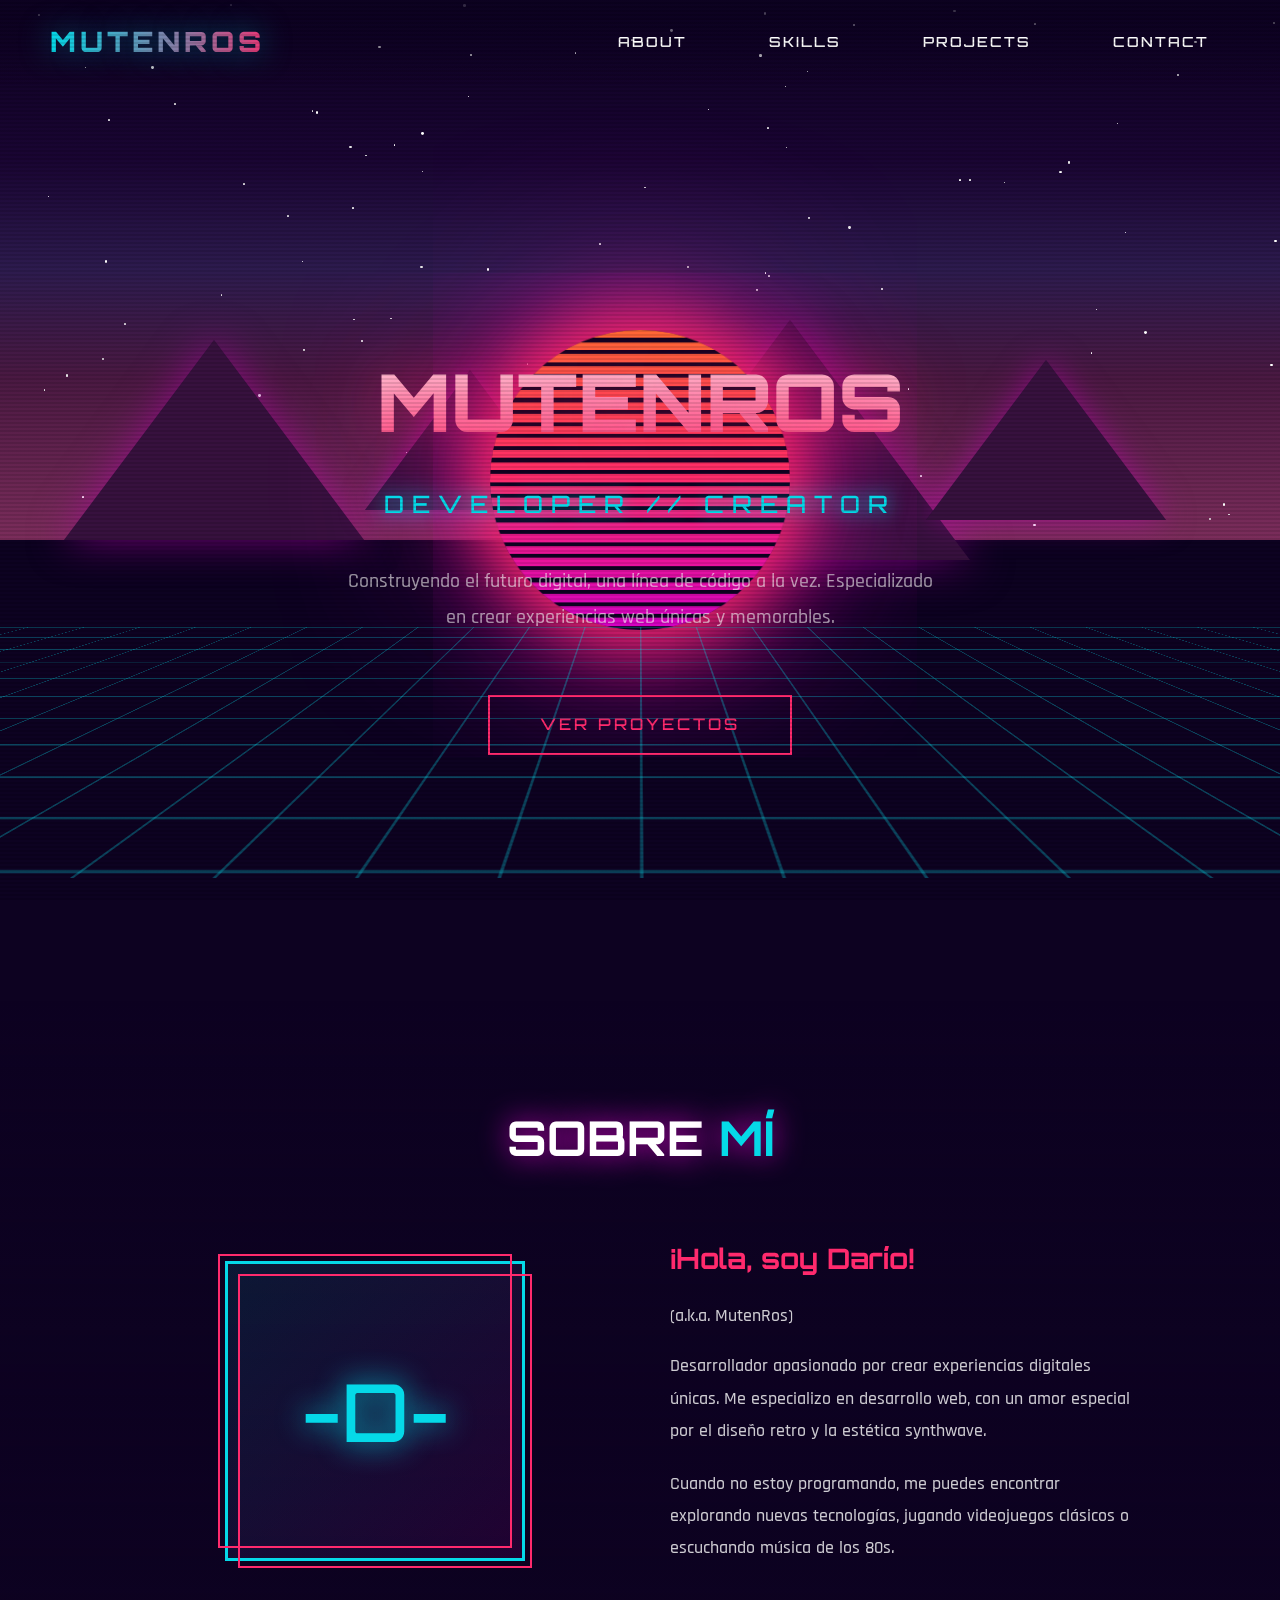
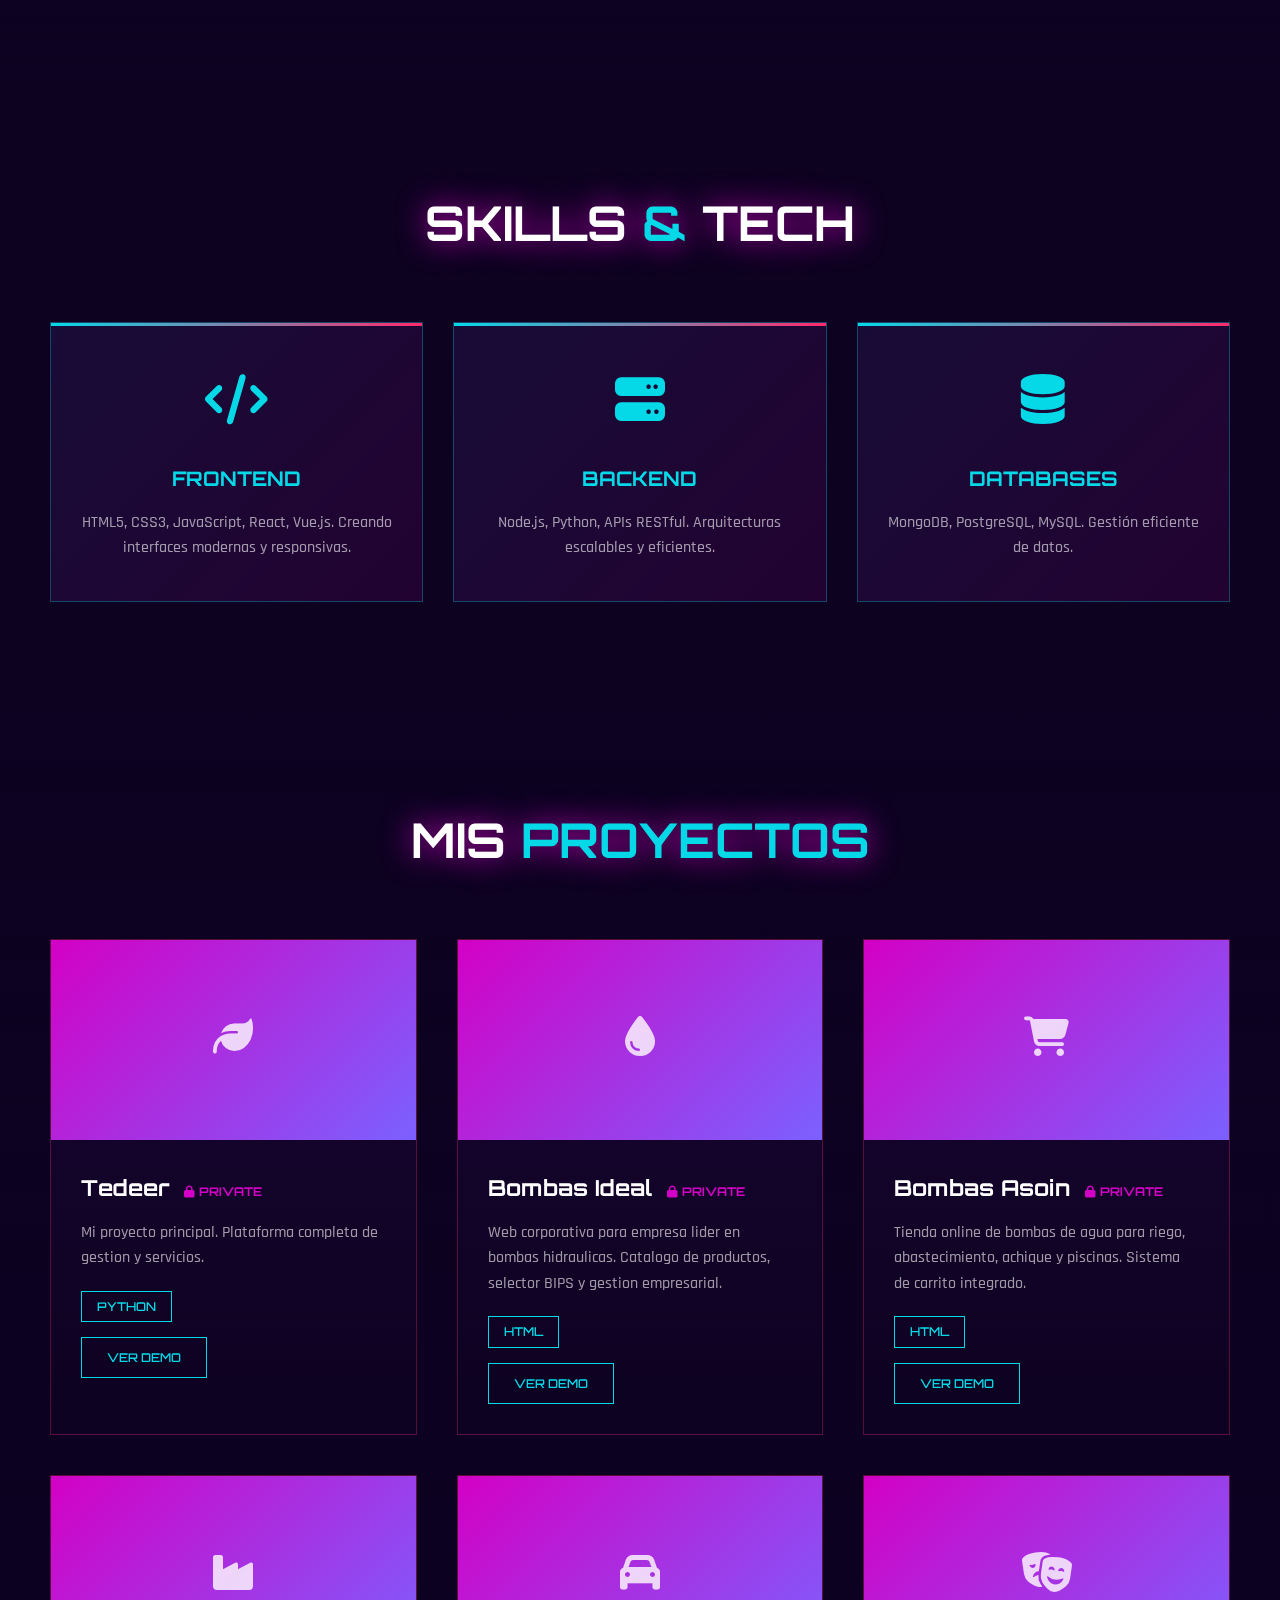
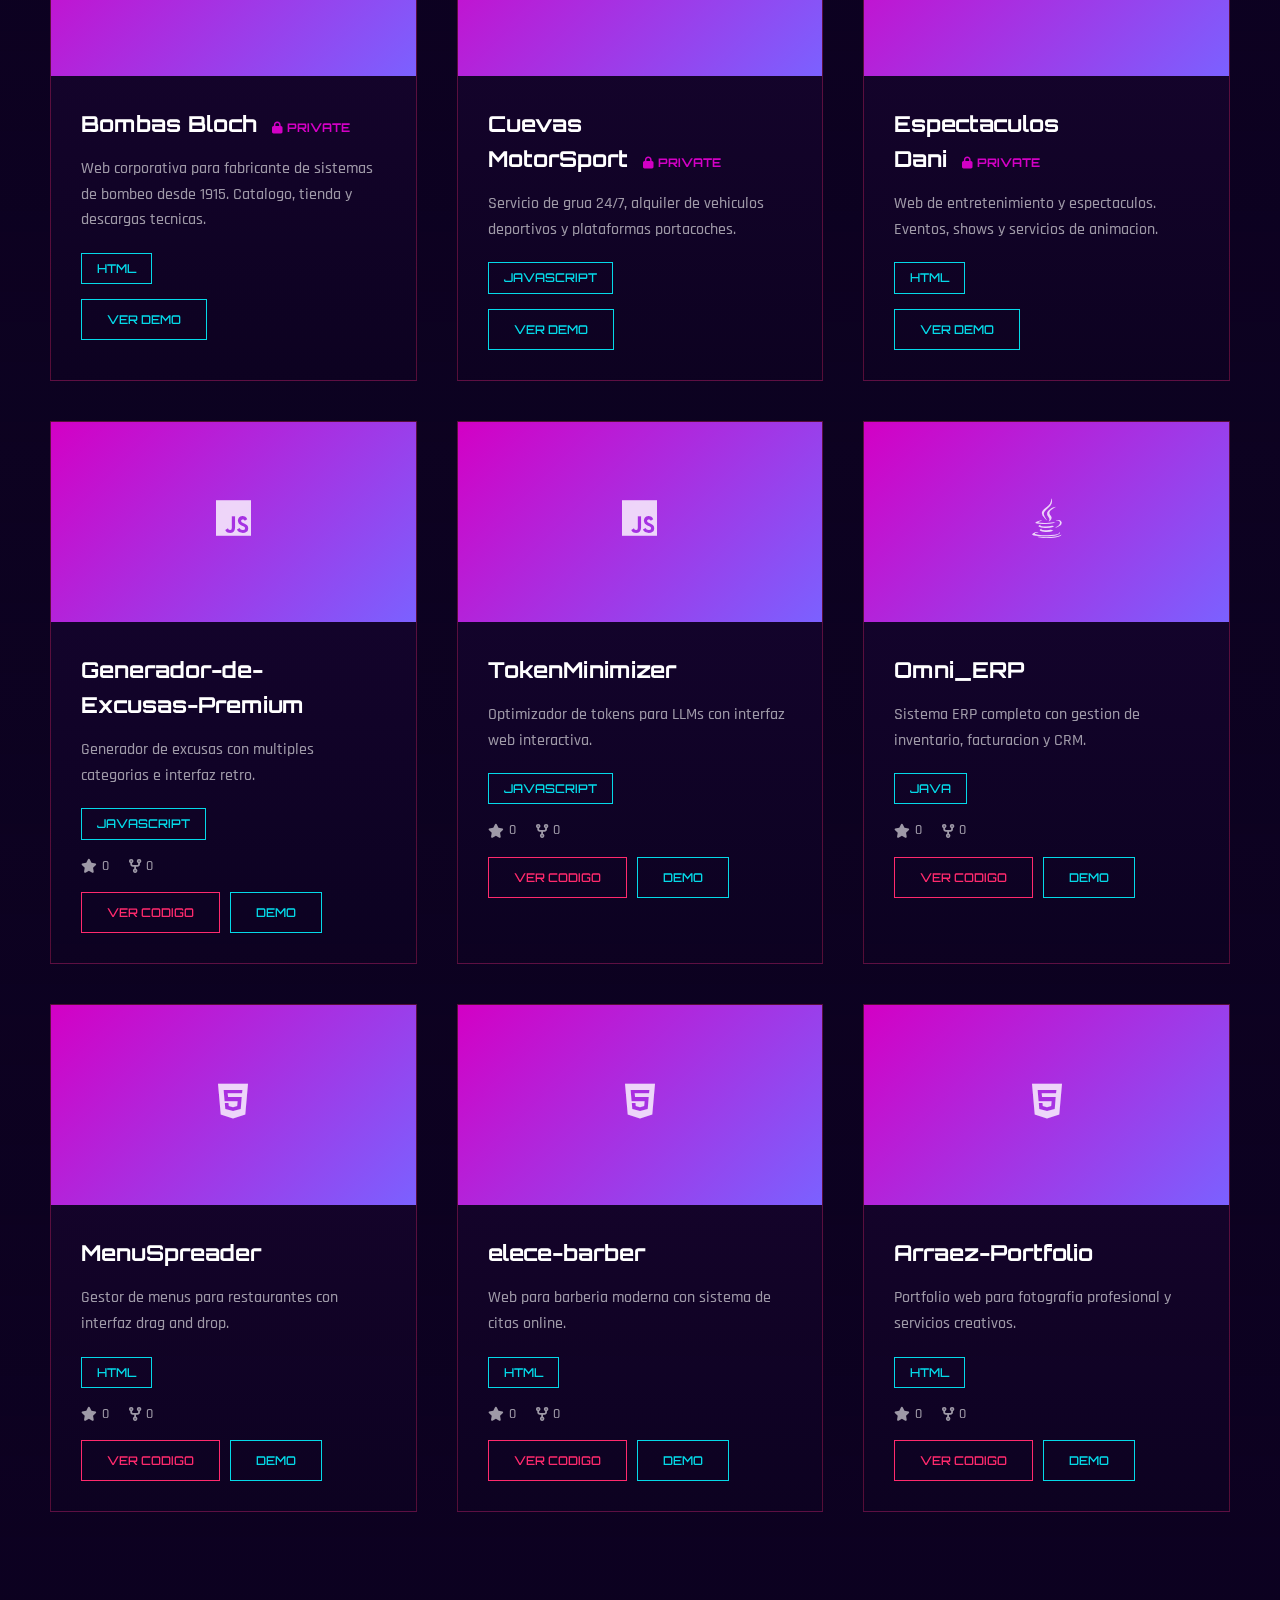
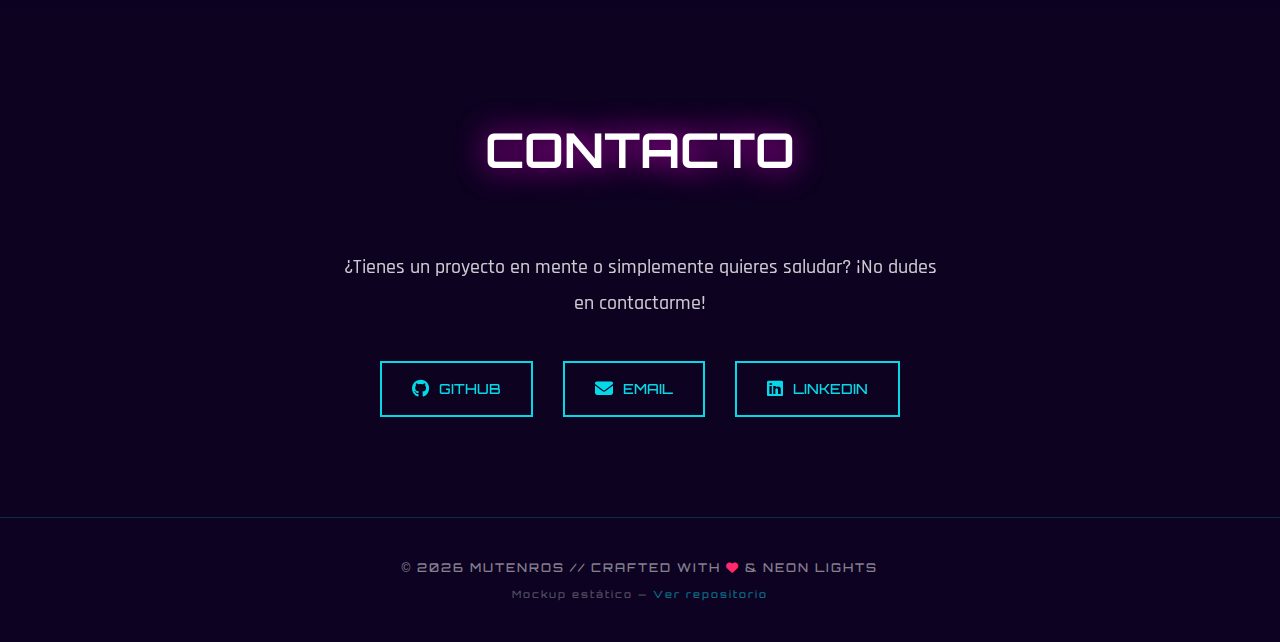
<file: docs/index.html>
<!DOCTYPE html>
<html lang="es">
<head>
    <meta charset="UTF-8">
    <meta name="viewport" content="width=device-width, initial-scale=1.0">
    <meta name="description" content="Portfolio de Dario (MutenRos) - Desarrollador Web Full Stack con estetica synthwave.">
    <meta name="author" content="Dario (MutenRos)">
    <meta property="og:type" content="website">
    <meta property="og:title" content="MUTENROS // Portfolio">
    <meta property="og:description" content="Desarrollador Web Full Stack - Experiencias digitales unicas">
    <meta name="theme-color" content="#0d0221">
    <title>MUTENROS // Portfolio</title>

    <!-- Google Fonts -->
    <link rel="preconnect" href="https://fonts.googleapis.com">
    <link rel="preconnect" href="https://fonts.gstatic.com" crossorigin>
    <link href="https://fonts.googleapis.com/css2?family=Orbitron:wght@400;700;900&family=Rajdhani:wght@300;500;700&display=swap" rel="stylesheet">

    <!-- Font Awesome -->
    <link rel="stylesheet" href="https://cdnjs.cloudflare.com/ajax/libs/font-awesome/6.5.1/css/all.min.css" crossorigin="anonymous" referrerpolicy="no-referrer">

    <!-- Stylesheets -->
    <link rel="stylesheet" href="css/main.css">

    <!-- Favicon -->
    <link rel="icon" type="image/svg+xml" href="data:image/svg+xml,<svg xmlns='http://www.w3.org/2000/svg' viewBox='0 0 100 100'><text y='.9em' font-size='90'>🌅</text></svg>">
</head>
<body>
    <!-- Scanlines overlay -->
    <div class="scanlines" aria-hidden="true"></div>

    <!-- Animated background -->
    <div class="bg-container" aria-hidden="true">
        <div class="bg-sky"></div>
        <div class="bg-stars" id="stars"></div>
        <div class="bg-mountains">
            <div class="bg-mountain"></div>
            <div class="bg-mountain"></div>
            <div class="bg-mountain"></div>
            <div class="bg-mountain"></div>
        </div>
        <div class="bg-sun"></div>
        <div class="bg-grid-container">
            <div class="bg-grid"></div>
        </div>
    </div>

    <!-- Header -->
    <header class="header" role="banner">
        <a href="#" class="header__logo">MUTENROS</a>
        <nav class="header__nav" role="navigation" aria-label="Navegacion principal">
            <ul class="header__nav-list">
                <li><a href="#about" class="header__nav-link">ABOUT</a></li>
                <li><a href="#skills" class="header__nav-link">SKILLS</a></li>
                <li><a href="#projects" class="header__nav-link">PROJECTS</a></li>
                <li><a href="#contact" class="header__nav-link">CONTACT</a></li>
            </ul>
        </nav>
    </header>

    <!-- Main content -->
    <main class="main" role="main">

        <!-- Hero -->
        <section class="hero section" aria-labelledby="hero-title">
            <h1 id="hero-title" class="hero__title">MUTENROS</h1>
            <p class="hero__subtitle">DEVELOPER // CREATOR</p>
            <p class="hero__tagline">
                Construyendo el futuro digital, una l&iacute;nea de c&oacute;digo a la vez.
                Especializado en crear experiencias web &uacute;nicas y memorables.
            </p>
            <div class="hero__cta">
                <a href="#projects" class="btn">VER PROYECTOS</a>
            </div>
        </section>

        <!-- About -->
        <section id="about" class="about section" aria-labelledby="about-title">
            <h2 id="about-title" class="section__title">
                SOBRE <span class="section__title-highlight">M&Iacute;</span>
            </h2>
            <div class="about__content">
                <div class="about__image">
                    <span class="about__avatar" aria-hidden="true">-D-</span>
                </div>
                <div class="about__text">
                    <h3 class="about__greeting">&iexcl;Hola, soy Dar&iacute;o!</h3>
                    <p class="about__alias">(a.k.a. MutenRos)</p>
                    <p class="about__description">
                        Desarrollador apasionado por crear experiencias digitales &uacute;nicas.
                        Me especializo en desarrollo web, con un amor especial por el
                        dise&ntilde;o retro y la est&eacute;tica synthwave.
                    </p>
                    <p class="about__description">
                        Cuando no estoy programando, me puedes encontrar explorando nuevas
                        tecnolog&iacute;as, jugando videojuegos cl&aacute;sicos o escuchando
                        m&uacute;sica de los 80s.
                    </p>
                </div>
            </div>
        </section>

        <!-- Skills -->
        <section id="skills" class="skills section" aria-labelledby="skills-title">
            <h2 id="skills-title" class="section__title">
                SKILLS <span class="section__title-highlight">&amp;</span> TECH
            </h2>
            <div class="skills__grid">
                <article class="skill-card">
                    <div class="skill-card__icon" aria-hidden="true">
                        <i class="fa-solid fa-code"></i>
                    </div>
                    <h3 class="skill-card__title">FRONTEND</h3>
                    <p class="skill-card__description">
                        HTML5, CSS3, JavaScript, React, Vue.js.
                        Creando interfaces modernas y responsivas.
                    </p>
                </article>
                <article class="skill-card">
                    <div class="skill-card__icon" aria-hidden="true">
                        <i class="fa-solid fa-server"></i>
                    </div>
                    <h3 class="skill-card__title">BACKEND</h3>
                    <p class="skill-card__description">
                        Node.js, Python, APIs RESTful.
                        Arquitecturas escalables y eficientes.
                    </p>
                </article>
                <article class="skill-card">
                    <div class="skill-card__icon" aria-hidden="true">
                        <i class="fa-solid fa-database"></i>
                    </div>
                    <h3 class="skill-card__title">DATABASES</h3>
                    <p class="skill-card__description">
                        MongoDB, PostgreSQL, MySQL.
                        Gesti&oacute;n eficiente de datos.
                    </p>
                </article>
            </div>
        </section>

        <!-- Projects (hardcoded) -->
        <section id="projects" class="projects section" aria-labelledby="projects-title">
            <h2 id="projects-title" class="section__title">
                MIS <span class="section__title-highlight">PROYECTOS</span>
            </h2>
            <div class="projects__grid" id="projects-grid">

                <!-- Private: Tedeer -->
                <article class="project-card">
                    <div class="project-card__image">
                        <span class="project-card__image--icon"><i class="fa-solid fa-leaf"></i></span>
                    </div>
                    <div class="project-card__info">
                        <h3 class="project-card__title">
                            Tedeer
                            <span class="project-card__badge"><i class="fa-solid fa-lock"></i> PRIVATE</span>
                        </h3>
                        <p class="project-card__description">Mi proyecto principal. Plataforma completa de gestion y servicios.</p>
                        <div class="project-card__tags">
                            <span class="project-card__tag">PYTHON</span>
                        </div>
                        <div class="project-card__links">
                            <a href="http://tedeer.duckdns.org:8001/" target="_blank" rel="noopener noreferrer" class="project-card__link project-card__link--demo">VER DEMO</a>
                        </div>
                    </div>
                </article>

                <!-- Private: Bombas Ideal -->
                <article class="project-card">
                    <div class="project-card__image">
                        <span class="project-card__image--icon"><i class="fa-solid fa-droplet"></i></span>
                    </div>
                    <div class="project-card__info">
                        <h3 class="project-card__title">
                            Bombas Ideal
                            <span class="project-card__badge"><i class="fa-solid fa-lock"></i> PRIVATE</span>
                        </h3>
                        <p class="project-card__description">Web corporativa para empresa lider en bombas hidraulicas. Catalogo de productos, selector BIPS y gestion empresarial.</p>
                        <div class="project-card__tags">
                            <span class="project-card__tag">HTML</span>
                        </div>
                        <div class="project-card__links">
                            <a href="https://mutenros.github.io/BI" target="_blank" rel="noopener noreferrer" class="project-card__link project-card__link--demo">VER DEMO</a>
                        </div>
                    </div>
                </article>

                <!-- Private: Bombas Asoin -->
                <article class="project-card">
                    <div class="project-card__image">
                        <span class="project-card__image--icon"><i class="fa-solid fa-cart-shopping"></i></span>
                    </div>
                    <div class="project-card__info">
                        <h3 class="project-card__title">
                            Bombas Asoin
                            <span class="project-card__badge"><i class="fa-solid fa-lock"></i> PRIVATE</span>
                        </h3>
                        <p class="project-card__description">Tienda online de bombas de agua para riego, abastecimiento, achique y piscinas. Sistema de carrito integrado.</p>
                        <div class="project-card__tags">
                            <span class="project-card__tag">HTML</span>
                        </div>
                        <div class="project-card__links">
                            <a href="https://mutenros.github.io/BA" target="_blank" rel="noopener noreferrer" class="project-card__link project-card__link--demo">VER DEMO</a>
                        </div>
                    </div>
                </article>

                <!-- Private: Bombas Bloch -->
                <article class="project-card">
                    <div class="project-card__image">
                        <span class="project-card__image--icon"><i class="fa-solid fa-industry"></i></span>
                    </div>
                    <div class="project-card__info">
                        <h3 class="project-card__title">
                            Bombas Bloch
                            <span class="project-card__badge"><i class="fa-solid fa-lock"></i> PRIVATE</span>
                        </h3>
                        <p class="project-card__description">Web corporativa para fabricante de sistemas de bombeo desde 1915. Catalogo, tienda y descargas tecnicas.</p>
                        <div class="project-card__tags">
                            <span class="project-card__tag">HTML</span>
                        </div>
                        <div class="project-card__links">
                            <a href="https://mutenros.github.io/BB" target="_blank" rel="noopener noreferrer" class="project-card__link project-card__link--demo">VER DEMO</a>
                        </div>
                    </div>
                </article>

                <!-- Private: CuevasMotorSport -->
                <article class="project-card">
                    <div class="project-card__image">
                        <span class="project-card__image--icon"><i class="fa-solid fa-car"></i></span>
                    </div>
                    <div class="project-card__info">
                        <h3 class="project-card__title">
                            Cuevas MotorSport
                            <span class="project-card__badge"><i class="fa-solid fa-lock"></i> PRIVATE</span>
                        </h3>
                        <p class="project-card__description">Servicio de grua 24/7, alquiler de vehiculos deportivos y plataformas portacoches.</p>
                        <div class="project-card__tags">
                            <span class="project-card__tag">JAVASCRIPT</span>
                        </div>
                        <div class="project-card__links">
                            <a href="https://mutenros.github.io/CuevasMotorSport" target="_blank" rel="noopener noreferrer" class="project-card__link project-card__link--demo">VER DEMO</a>
                        </div>
                    </div>
                </article>

                <!-- Private: Espectaculos Dani -->
                <article class="project-card">
                    <div class="project-card__image">
                        <span class="project-card__image--icon"><i class="fa-solid fa-masks-theater"></i></span>
                    </div>
                    <div class="project-card__info">
                        <h3 class="project-card__title">
                            Espectaculos Dani
                            <span class="project-card__badge"><i class="fa-solid fa-lock"></i> PRIVATE</span>
                        </h3>
                        <p class="project-card__description">Web de entretenimiento y espectaculos. Eventos, shows y servicios de animacion.</p>
                        <div class="project-card__tags">
                            <span class="project-card__tag">HTML</span>
                        </div>
                        <div class="project-card__links">
                            <a href="https://mutenros.github.io/Espectaculos-Dani" target="_blank" rel="noopener noreferrer" class="project-card__link project-card__link--demo">VER DEMO</a>
                        </div>
                    </div>
                </article>

                <!-- Public: Generador de Excusas Premium -->
                <article class="project-card">
                    <div class="project-card__image">
                        <span class="project-card__image--icon"><i class="fa-brands fa-js"></i></span>
                    </div>
                    <div class="project-card__info">
                        <h3 class="project-card__title">Generador-de-Excusas-Premium</h3>
                        <p class="project-card__description">Generador de excusas con multiples categorias e interfaz retro.</p>
                        <div class="project-card__tags">
                            <span class="project-card__tag">JAVASCRIPT</span>
                        </div>
                        <div class="project-card__stats">
                            <span class="project-card__stat"><i class="fa-solid fa-star"></i> 0</span>
                            <span class="project-card__stat"><i class="fa-solid fa-code-fork"></i> 0</span>
                        </div>
                        <div class="project-card__links">
                            <a href="https://github.com/MutenRos/Generador-de-Excusas-Premium" target="_blank" rel="noopener noreferrer" class="project-card__link">VER CODIGO</a>
                            <a href="https://mutenros.github.io/Generador-de-Excusas-Premium" target="_blank" rel="noopener noreferrer" class="project-card__link project-card__link--demo">DEMO</a>
                        </div>
                    </div>
                </article>

                <!-- Public: TokenMinimizer -->
                <article class="project-card">
                    <div class="project-card__image">
                        <span class="project-card__image--icon"><i class="fa-brands fa-js"></i></span>
                    </div>
                    <div class="project-card__info">
                        <h3 class="project-card__title">TokenMinimizer</h3>
                        <p class="project-card__description">Optimizador de tokens para LLMs con interfaz web interactiva.</p>
                        <div class="project-card__tags">
                            <span class="project-card__tag">JAVASCRIPT</span>
                        </div>
                        <div class="project-card__stats">
                            <span class="project-card__stat"><i class="fa-solid fa-star"></i> 0</span>
                            <span class="project-card__stat"><i class="fa-solid fa-code-fork"></i> 0</span>
                        </div>
                        <div class="project-card__links">
                            <a href="https://github.com/MutenRos/TokenMinimizer" target="_blank" rel="noopener noreferrer" class="project-card__link">VER CODIGO</a>
                            <a href="https://mutenros.github.io/TokenMinimizer" target="_blank" rel="noopener noreferrer" class="project-card__link project-card__link--demo">DEMO</a>
                        </div>
                    </div>
                </article>

                <!-- Public: Omni_ERP -->
                <article class="project-card">
                    <div class="project-card__image">
                        <span class="project-card__image--icon"><i class="fa-brands fa-java"></i></span>
                    </div>
                    <div class="project-card__info">
                        <h3 class="project-card__title">Omni_ERP</h3>
                        <p class="project-card__description">Sistema ERP completo con gestion de inventario, facturacion y CRM.</p>
                        <div class="project-card__tags">
                            <span class="project-card__tag">JAVA</span>
                        </div>
                        <div class="project-card__stats">
                            <span class="project-card__stat"><i class="fa-solid fa-star"></i> 0</span>
                            <span class="project-card__stat"><i class="fa-solid fa-code-fork"></i> 0</span>
                        </div>
                        <div class="project-card__links">
                            <a href="https://github.com/MutenRos/Omni_ERP" target="_blank" rel="noopener noreferrer" class="project-card__link">VER CODIGO</a>
                            <a href="https://mutenros.github.io/Omni_ERP" target="_blank" rel="noopener noreferrer" class="project-card__link project-card__link--demo">DEMO</a>
                        </div>
                    </div>
                </article>

                <!-- Public: MenuSpreader -->
                <article class="project-card">
                    <div class="project-card__image">
                        <span class="project-card__image--icon"><i class="fa-brands fa-html5"></i></span>
                    </div>
                    <div class="project-card__info">
                        <h3 class="project-card__title">MenuSpreader</h3>
                        <p class="project-card__description">Gestor de menus para restaurantes con interfaz drag and drop.</p>
                        <div class="project-card__tags">
                            <span class="project-card__tag">HTML</span>
                        </div>
                        <div class="project-card__stats">
                            <span class="project-card__stat"><i class="fa-solid fa-star"></i> 0</span>
                            <span class="project-card__stat"><i class="fa-solid fa-code-fork"></i> 0</span>
                        </div>
                        <div class="project-card__links">
                            <a href="https://github.com/MutenRos/MenuSpreader" target="_blank" rel="noopener noreferrer" class="project-card__link">VER CODIGO</a>
                            <a href="https://mutenros.github.io/MenuSpreader" target="_blank" rel="noopener noreferrer" class="project-card__link project-card__link--demo">DEMO</a>
                        </div>
                    </div>
                </article>

                <!-- Public: elece-barber -->
                <article class="project-card">
                    <div class="project-card__image">
                        <span class="project-card__image--icon"><i class="fa-brands fa-html5"></i></span>
                    </div>
                    <div class="project-card__info">
                        <h3 class="project-card__title">elece-barber</h3>
                        <p class="project-card__description">Web para barberia moderna con sistema de citas online.</p>
                        <div class="project-card__tags">
                            <span class="project-card__tag">HTML</span>
                        </div>
                        <div class="project-card__stats">
                            <span class="project-card__stat"><i class="fa-solid fa-star"></i> 0</span>
                            <span class="project-card__stat"><i class="fa-solid fa-code-fork"></i> 0</span>
                        </div>
                        <div class="project-card__links">
                            <a href="https://github.com/MutenRos/elece-barber" target="_blank" rel="noopener noreferrer" class="project-card__link">VER CODIGO</a>
                            <a href="https://mutenros.github.io/elece-barber" target="_blank" rel="noopener noreferrer" class="project-card__link project-card__link--demo">DEMO</a>
                        </div>
                    </div>
                </article>

                <!-- Public: Arraez-Portfolio -->
                <article class="project-card">
                    <div class="project-card__image">
                        <span class="project-card__image--icon"><i class="fa-brands fa-html5"></i></span>
                    </div>
                    <div class="project-card__info">
                        <h3 class="project-card__title">Arraez-Portfolio</h3>
                        <p class="project-card__description">Portfolio web para fotografia profesional y servicios creativos.</p>
                        <div class="project-card__tags">
                            <span class="project-card__tag">HTML</span>
                        </div>
                        <div class="project-card__stats">
                            <span class="project-card__stat"><i class="fa-solid fa-star"></i> 0</span>
                            <span class="project-card__stat"><i class="fa-solid fa-code-fork"></i> 0</span>
                        </div>
                        <div class="project-card__links">
                            <a href="https://github.com/MutenRos/Arraez-Portfolio" target="_blank" rel="noopener noreferrer" class="project-card__link">VER CODIGO</a>
                            <a href="https://mutenros.github.io/Arraez-Portfolio" target="_blank" rel="noopener noreferrer" class="project-card__link project-card__link--demo">DEMO</a>
                        </div>
                    </div>
                </article>

            </div>
        </section>

        <!-- Contact -->
        <section id="contact" class="contact section" aria-labelledby="contact-title">
            <h2 id="contact-title" class="section__title">CONTACTO</h2>
            <div class="contact__content">
                <p class="contact__description">
                    &iquest;Tienes un proyecto en mente o simplemente quieres saludar?
                    &iexcl;No dudes en contactarme!
                </p>
                <div class="contact__links">
                    <a href="https://github.com/MutenRos" class="contact-link" target="_blank" rel="noopener noreferrer" aria-label="Visitar perfil de GitHub">
                        <i class="fa-brands fa-github contact-link__icon" aria-hidden="true"></i>
                        <span>GITHUB</span>
                    </a>
                    <a href="mailto:tu@email.com" class="contact-link" aria-label="Enviar email">
                        <i class="fa-solid fa-envelope contact-link__icon" aria-hidden="true"></i>
                        <span>EMAIL</span>
                    </a>
                    <a href="https://linkedin.com" class="contact-link" target="_blank" rel="noopener noreferrer" aria-label="Visitar perfil de LinkedIn">
                        <i class="fa-brands fa-linkedin contact-link__icon" aria-hidden="true"></i>
                        <span>LINKEDIN</span>
                    </a>
                </div>
            </div>
        </section>

    </main>

    <!-- Footer -->
    <footer class="footer" role="contentinfo">
        <p class="footer__text">
            &copy; 2026 MUTENROS // CRAFTED WITH
            <i class="fa-solid fa-heart footer__heart" aria-hidden="true"></i>
            <span class="sr-only">amor</span>
            &amp; NEON LIGHTS
        </p>
        <p style="font-size:10px;color:rgba(255,255,255,0.3);margin-top:8px;font-family:'Orbitron',sans-serif;letter-spacing:2px;">
            Mockup est&aacute;tico &mdash; <a href="https://github.com/MutenRos/MutenRos.github.io" style="color:rgba(5,217,232,0.5);">Ver repositorio</a>
        </p>
    </footer>

    <!-- Inline JS: stars, smooth scroll, scroll spy (no API dependency) -->
    <script>
        // Generate stars
        (function() {
            const container = document.getElementById('stars');
            if (!container) return;
            const fragment = document.createDocumentFragment();
            for (let i = 0; i < 100; i++) {
                const star = document.createElement('div');
                star.className = 'bg-star';
                star.style.left = (Math.random() * 100) + '%';
                star.style.top = (Math.random() * 100) + '%';
                star.style.animationDelay = (Math.random() * 2) + 's';
                const size = Math.random() * 2 + 1;
                star.style.width = size + 'px';
                star.style.height = size + 'px';
                fragment.appendChild(star);
            }
            container.appendChild(fragment);
        })();

        // Smooth scroll for nav links
        document.querySelectorAll('.header__nav-link, .hero__cta .btn').forEach(function(link) {
            link.addEventListener('click', function(e) {
                e.preventDefault();
                var href = this.getAttribute('href');
                var target = document.querySelector(href);
                if (target) {
                    target.scrollIntoView({ behavior: 'smooth', block: 'start' });
                }
            });
        });

        // Scroll spy
        (function() {
            var navLinks = document.querySelectorAll('.header__nav-link');
            var sections = document.querySelectorAll('section[id]');
            var lastActive = '';
            window.addEventListener('scroll', function() {
                var current = '';
                sections.forEach(function(section) {
                    var top = section.offsetTop - 150;
                    if (window.pageYOffset >= top) {
                        current = section.getAttribute('id');
                    }
                });
                if (current !== lastActive) {
                    lastActive = current;
                    navLinks.forEach(function(link) {
                        link.classList.remove('is-active');
                        if (link.getAttribute('href') === '#' + current) {
                            link.classList.add('is-active');
                        }
                    });
                }
            }, { passive: true });
        })();

        // Parallax sun
        (function() {
            var sun = document.querySelector('.bg-sun');
            var mountains = document.querySelector('.bg-mountains');
            window.addEventListener('scroll', function() {
                var scrolled = window.pageYOffset;
                if (sun) sun.style.transform = 'translateX(-50%) translateY(' + (scrolled * 0.3) + 'px)';
                if (mountains) mountains.style.transform = 'translateY(' + (scrolled * 0.2) + 'px)';
            }, { passive: true });
        })();
    </script>
</body>
</html>
</file>
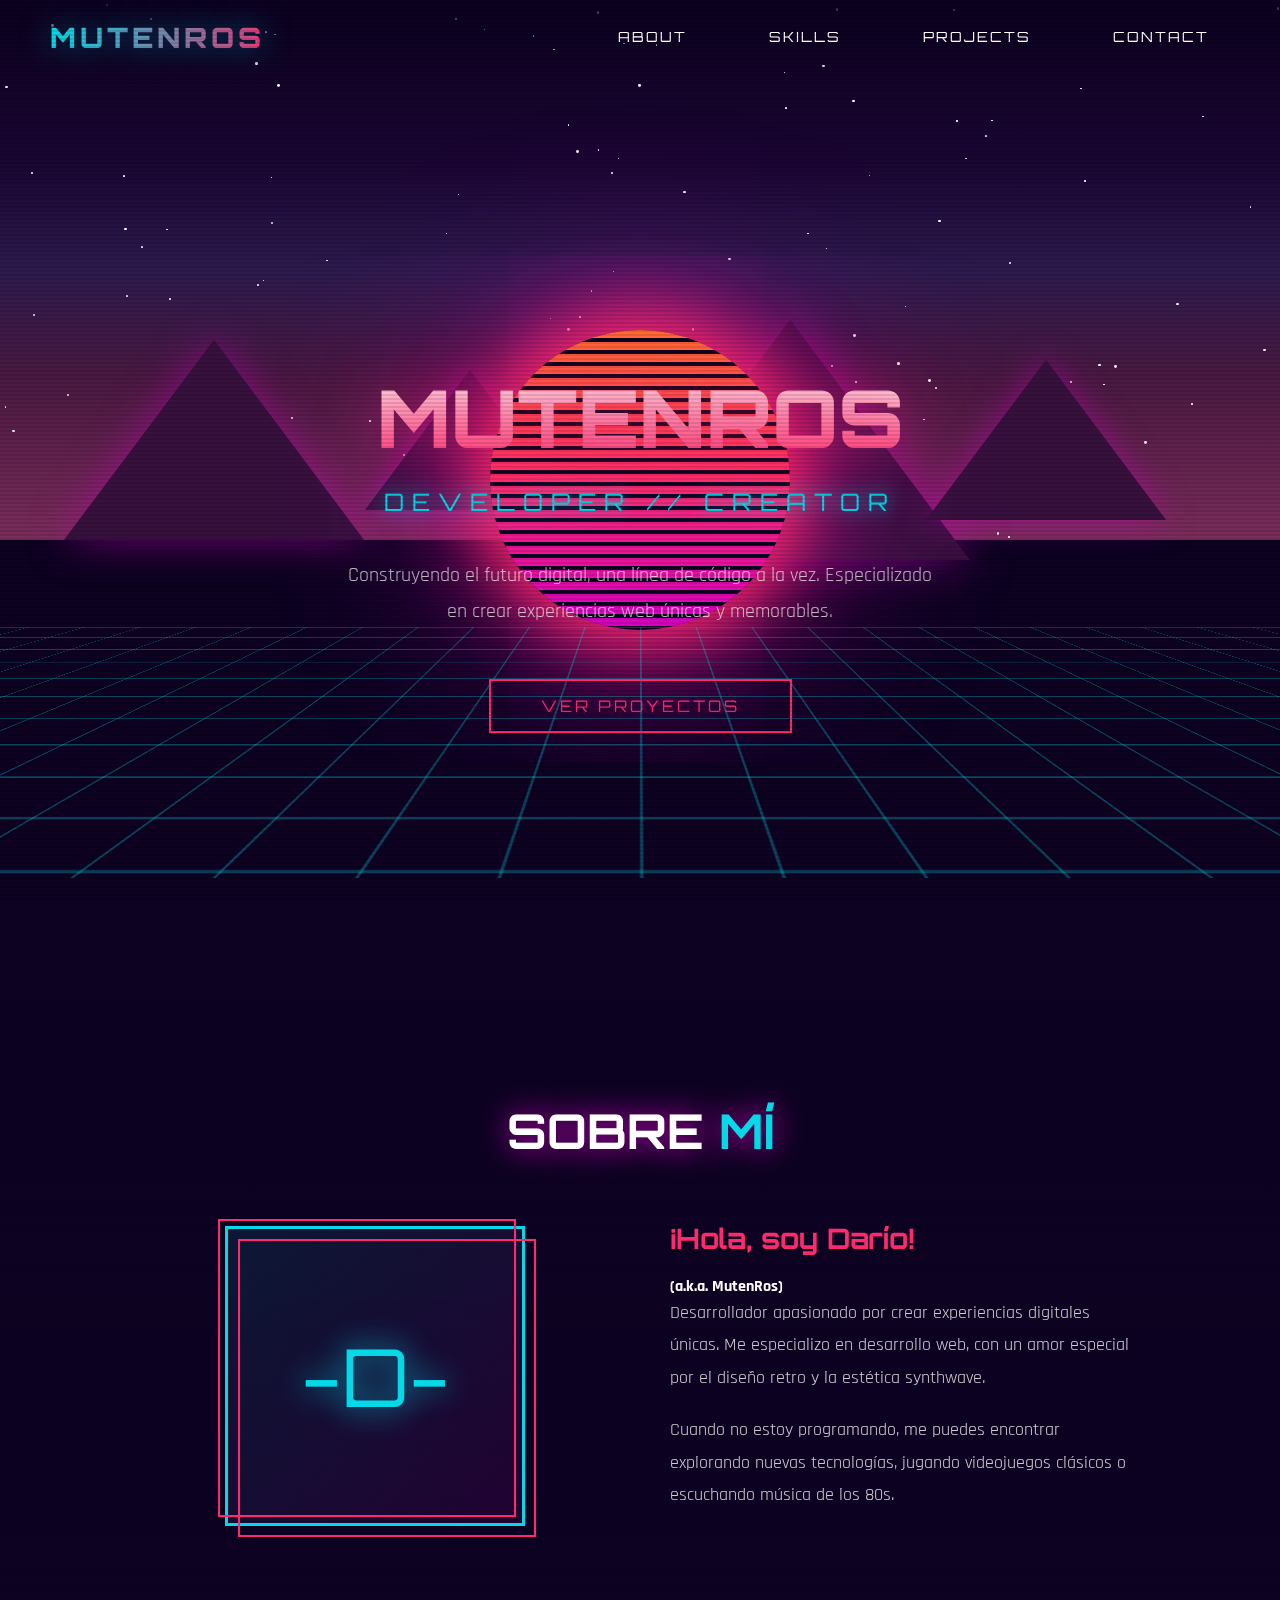
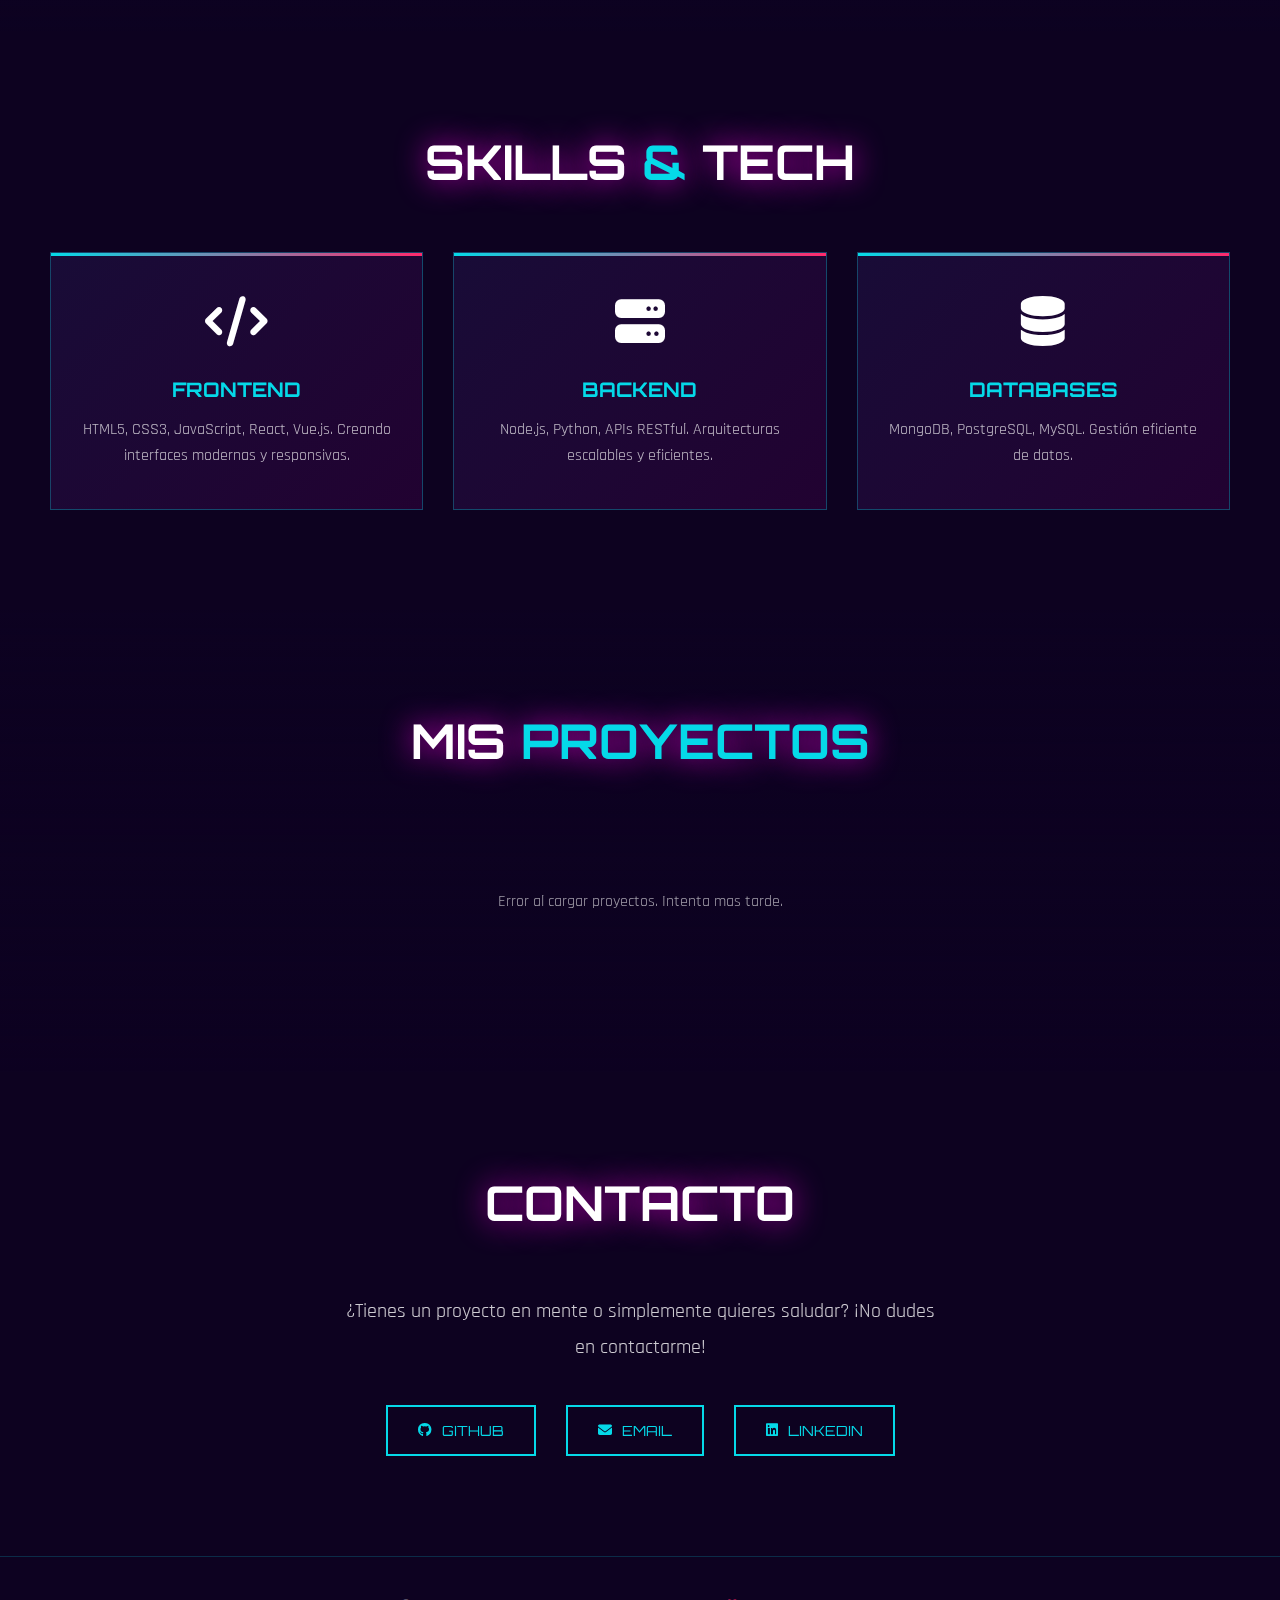
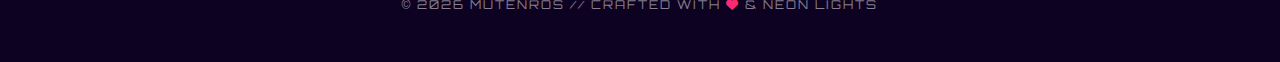
<file: index-old.html>
﻿<!DOCTYPE html>
<!-- 1988 // Konami // Gradius -->
<html lang="es">
<head>
 <meta charset="UTF-8">
 <meta name="viewport" content="width=device-width, initial-scale=1.0">
 <title>MUTENROS // Portfolio</title>
 <link href="https://fonts.googleapis.com/css2?family=Orbitron:wght@400;700;900&family=Rajdhani:wght@300;500;700&display=swap" rel="stylesheet">
 <link rel="stylesheet" href="https://cdnjs.cloudflare.com/ajax/libs/font-awesome/6.5.1/css/all.min.css">
 <style>
 * {
 margin: 0;
 padding: 0;
 box-sizing: border-box;
 }
 :root {
 --neon-pink: #ff2a6d;
 --neon-cyan: #05d9e8;
 --neon-purple: #d300c5;
 --neon-blue: #7b61ff;
 --dark-bg: #0d0221;
 --grid-color: rgba(5, 217, 232, 0.3);
 }
 body {
 font-family: 'Rajdhani', sans-serif;
 background: var(--dark-bg);
 color: #fff;
 overflow-x: hidden;
 min-height: 100vh;
 }
 /* Animated Background */
 .bg-container {
 position: fixed;
 top: 0;
 left: 0;
 width: 100%;
 height: 100%;
 z-index: -1;
 overflow: hidden;
 }
 .sun {
 position: absolute;
 bottom: 30%;
 left: 50%;
 transform: translateX(-50%);
 width: 300px;
 height: 300px;
 background: linear-gradient(to bottom, #ff6b35, #ff2a6d, #d300c5);
 border-radius: 50%;
 box-shadow: 
 0 0 60px #ff2a6d,
 0 0 100px #ff2a6d,
 0 0 200px #d300c5;
 animation: pulse 4s ease-in-out infinite;
 }
 .sun::before {
 content: '';
 position: absolute;
 top: 0;
 left: 0;
 right: 0;
 bottom: 0;
 background: repeating-linear-gradient(
 to bottom,
 transparent,
 transparent 8px,
 var(--dark-bg) 8px,
 var(--dark-bg) 12px
 );
 border-radius: 50%;
 }
 @keyframes pulse {
 0%, 100% { transform: translateX(-50%) scale(1); }
 50% { transform: translateX(-50%) scale(1.05); }
 }
 .sky {
 position: absolute;
 top: 0;
 left: 0;
 width: 100%;
 height: 60%;
 background: linear-gradient(
 to bottom,
 #0d0221 0%,
 #1a0533 30%,
 #2d1b4e 50%,
 #4a1942 70%,
 #7b2d5b 100%
 );
 }
 .grid-container {
 position: absolute;
 bottom: 0;
 left: 0;
 width: 100%;
 height: 45%;
 perspective: 400px;
 overflow: hidden;
 }
 .grid {
 position: absolute;
 bottom: 0;
 left: -50%;
 width: 200%;
 height: 100%;
 background-image: 
 linear-gradient(var(--grid-color) 2px, transparent 2px),
 linear-gradient(90deg, var(--grid-color) 2px, transparent 2px);
 background-size: 80px 40px;
 transform: rotateX(60deg);
 animation: gridMove 2s linear infinite;
 }
 @keyframes gridMove {
 0% { transform: rotateX(60deg) translateY(0); }
 100% { transform: rotateX(60deg) translateY(40px); }
 }
 .mountains {
 position: absolute;
 bottom: 40%;
 left: 0;
 width: 100%;
 height: 200px;
 }
 .mountain {
 position: absolute;
 bottom: 0;
 border-left: 150px solid transparent;
 border-right: 150px solid transparent;
 border-bottom: 200px solid #1a0533;
 filter: drop-shadow(0 0 20px rgba(211, 0, 197, 0.5));
 }
 .mountain::after {
 content: '';
 position: absolute;
 left: -150px;
 bottom: -200px;
 border-left: 150px solid transparent;
 border-right: 150px solid transparent;
 border-bottom: 200px solid transparent;
 border-bottom-color: rgba(123, 45, 91, 0.3);
 }
 .mountain:nth-child(1) { left: 5%; }
 .mountain:nth-child(2) { left: 25%; transform: scale(0.7); }
 .mountain:nth-child(3) { left: 50%; transform: scale(1.2); }
 .mountain:nth-child(4) { left: 70%; transform: scale(0.8); }
 /* Stars */
 .stars {
 position: absolute;
 top: 0;
 left: 0;
 width: 100%;
 height: 60%;
 }
 .star {
 position: absolute;
 width: 2px;
 height: 2px;
 background: #fff;
 border-radius: 50%;
 animation: twinkle 2s ease-in-out infinite;
 }
 @keyframes twinkle {
 0%, 100% { opacity: 0.3; }
 50% { opacity: 1; }
 }
 /* Header */
 header {
 position: fixed;
 top: 0;
 left: 0;
 width: 100%;
 padding: 20px 50px;
 display: flex;
 justify-content: space-between;
 align-items: center;
 z-index: 100;
 background: linear-gradient(to bottom, rgba(13, 2, 33, 0.9), transparent);
 }
 .logo {
 font-family: 'Orbitron', sans-serif;
 font-size: 28px;
 font-weight: 900;
 background: linear-gradient(90deg, var(--neon-cyan), var(--neon-pink));
 -webkit-background-clip: text;
 -webkit-text-fill-color: transparent;
 background-clip: text;
 text-shadow: 0 0 30px rgba(5, 217, 232, 0.5);
 letter-spacing: 4px;
 }
 nav ul {
 display: flex;
 gap: 40px;
 list-style: none;
 }
 nav a {
 font-family: 'Orbitron', sans-serif;
 color: #fff;
 text-decoration: none;
 font-size: 14px;
 letter-spacing: 2px;
 padding: 10px 20px;
 border: 1px solid transparent;
 transition: all 0.3s ease;
 position: relative;
 }
 nav a:hover {
 color: var(--neon-cyan);
 border-color: var(--neon-cyan);
 box-shadow: 0 0 20px rgba(5, 217, 232, 0.5), inset 0 0 20px rgba(5, 217, 232, 0.1);
 text-shadow: 0 0 10px var(--neon-cyan);
 }
 /* Main Content */
 main {
 position: relative;
 z-index: 10;
 padding-top: 100px;
 }
 /* Hero Section */
 .hero {
 min-height: 100vh;
 display: flex;
 flex-direction: column;
 justify-content: center;
 align-items: center;
 text-align: center;
 padding: 0 20px;
 }
 .hero h1 {
 font-family: 'Orbitron', sans-serif;
 font-size: 80px;
 font-weight: 900;
 margin-bottom: 20px;
 background: linear-gradient(180deg, #fff 0%, var(--neon-pink) 100%);
 -webkit-background-clip: text;
 -webkit-text-fill-color: transparent;
 background-clip: text;
 text-shadow: 0 0 60px rgba(255, 42, 109, 0.5);
 animation: glowText 3s ease-in-out infinite;
 }
 @keyframes glowText {
 0%, 100% { filter: drop-shadow(0 0 20px rgba(255, 42, 109, 0.8)); }
 50% { filter: drop-shadow(0 0 40px rgba(5, 217, 232, 0.8)); }
 }
 .hero .subtitle {
 font-family: 'Orbitron', sans-serif;
 font-size: 24px;
 color: var(--neon-cyan);
 letter-spacing: 8px;
 margin-bottom: 40px;
 text-shadow: 0 0 20px var(--neon-cyan);
 }
 .hero .tagline {
 font-size: 20px;
 color: rgba(255, 255, 255, 0.7);
 max-width: 600px;
 line-height: 1.8;
 }
 .cta-button {
 margin-top: 50px;
 padding: 15px 50px;
 font-family: 'Orbitron', sans-serif;
 font-size: 16px;
 letter-spacing: 3px;
 background: transparent;
 border: 2px solid var(--neon-pink);
 color: var(--neon-pink);
 cursor: pointer;
 position: relative;
 overflow: hidden;
 transition: all 0.3s ease;
 }
 .cta-button::before {
 content: '';
 position: absolute;
 top: 0;
 left: -100%;
 width: 100%;
 height: 100%;
 background: linear-gradient(90deg, transparent, rgba(255, 42, 109, 0.4), transparent);
 transition: left 0.5s ease;
 }
 .cta-button:hover {
 background: var(--neon-pink);
 color: #fff;
 box-shadow: 0 0 30px var(--neon-pink), 0 0 60px var(--neon-pink);
 }
 .cta-button:hover::before {
 left: 100%;
 }
 /* Sections */
 section {
 padding: 100px 50px;
 position: relative;
 }
 .section-title {
 font-family: 'Orbitron', sans-serif;
 font-size: 48px;
 text-align: center;
 margin-bottom: 60px;
 color: #fff;
 text-shadow: 0 0 30px var(--neon-purple);
 }
 .section-title span {
 color: var(--neon-cyan);
 }
 /* About Section */
 #about {
 background: linear-gradient(to bottom, transparent, rgba(13, 2, 33, 0.95));
 }
 .about-content {
 max-width: 1000px;
 margin: 0 auto;
 display: grid;
 grid-template-columns: 1fr 1fr;
 gap: 60px;
 align-items: center;
 }
 .about-image {
 width: 300px;
 height: 300px;
 margin: 0 auto;
 border: 3px solid var(--neon-cyan);
 position: relative;
 display: flex;
 align-items: center;
 justify-content: center;
 background: linear-gradient(135deg, rgba(5, 217, 232, 0.1), rgba(211, 0, 197, 0.1));
 }
 .about-image::before,
 .about-image::after {
 content: '';
 position: absolute;
 width: 100%;
 height: 100%;
 border: 2px solid var(--neon-pink);
 }
 .about-image::before {
 top: 10px;
 left: 10px;
 }
 .about-image::after {
 top: -10px;
 left: -10px;
 }
 .about-image .placeholder {
 font-family: 'Orbitron', sans-serif;
 font-size: 80px;
 color: var(--neon-cyan);
 text-shadow: 0 0 30px var(--neon-cyan);
 }
 .about-text h3 {
 font-family: 'Orbitron', sans-serif;
 font-size: 28px;
 color: var(--neon-pink);
 margin-bottom: 20px;
 }
 .about-text p {
 font-size: 18px;
 line-height: 1.8;
 color: rgba(255, 255, 255, 0.8);
 margin-bottom: 20px;
 }
 /* Skills Section */
 #skills {
 background: rgba(13, 2, 33, 0.98);
 }
 .skills-grid {
 max-width: 1200px;
 margin: 0 auto;
 display: grid;
 grid-template-columns: repeat(auto-fit, minmax(280px, 1fr));
 gap: 30px;
 }
 .skill-card {
 background: linear-gradient(135deg, rgba(123, 97, 255, 0.1), rgba(211, 0, 197, 0.1));
 border: 1px solid rgba(5, 217, 232, 0.3);
 padding: 40px 30px;
 text-align: center;
 position: relative;
 overflow: hidden;
 transition: all 0.3s ease;
 }
 .skill-card::before {
 content: '';
 position: absolute;
 top: 0;
 left: 0;
 width: 100%;
 height: 3px;
 background: linear-gradient(90deg, var(--neon-cyan), var(--neon-pink));
 }
 .skill-card:hover {
 transform: translateY(-10px);
 border-color: var(--neon-cyan);
 box-shadow: 0 20px 40px rgba(5, 217, 232, 0.2);
 }
 .skill-card .icon {
 font-size: 50px;
 margin-bottom: 20px;
 }
 .skill-card h3 {
 font-family: 'Orbitron', sans-serif;
 font-size: 20px;
 color: var(--neon-cyan);
 margin-bottom: 15px;
 }
 .skill-card p {
 color: rgba(255, 255, 255, 0.7);
 line-height: 1.6;
 }
 /* Projects Section */
 #projects {
 background: linear-gradient(to bottom, rgba(13, 2, 33, 0.98), transparent);
 }
 .projects-grid {
 max-width: 1200px;
 margin: 0 auto;
 display: grid;
 grid-template-columns: repeat(auto-fit, minmax(350px, 1fr));
 gap: 40px;
 }
 .project-card {
 background: linear-gradient(180deg, rgba(26, 5, 51, 0.9), rgba(13, 2, 33, 0.9));
 border: 1px solid rgba(255, 42, 109, 0.3);
 overflow: hidden;
 position: relative;
 transition: all 0.3s ease;
 }
 .project-card:hover {
 transform: scale(1.02);
 border-color: var(--neon-pink);
 box-shadow: 0 0 40px rgba(255, 42, 109, 0.3);
 }
 .project-image {
 height: 200px;
 background: linear-gradient(135deg, var(--neon-purple), var(--neon-blue));
 display: flex;
 align-items: center;
 justify-content: center;
 font-family: 'Orbitron', sans-serif;
 font-size: 24px;
 color: rgba(255, 255, 255, 0.3);
 }
 .project-info {
 padding: 30px;
 }
 .project-info h3 {
 font-family: 'Orbitron', sans-serif;
 font-size: 22px;
 color: #fff;
 margin-bottom: 15px;
 }
 .project-info p {
 color: rgba(255, 255, 255, 0.7);
 line-height: 1.6;
 margin-bottom: 20px;
 }
 .project-tags {
 display: flex;
 gap: 10px;
 flex-wrap: wrap;
 }
 .project-tags span {
 padding: 5px 15px;
 font-size: 12px;
 border: 1px solid var(--neon-cyan);
 color: var(--neon-cyan);
 font-family: 'Orbitron', sans-serif;
 }
 .project-link {
 display: inline-block;
 margin-top: 15px;
 padding: 10px 25px;
 background: transparent;
 border: 1px solid var(--neon-pink);
 color: var(--neon-pink);
 text-decoration: none;
 font-family: 'Orbitron', sans-serif;
 font-size: 12px;
 transition: all 0.3s ease;
 }
 .project-link:hover {
 background: var(--neon-pink);
 color: #fff;
 box-shadow: 0 0 20px var(--neon-pink);
 }
 .project-stats {
 display: flex;
 gap: 20px;
 margin-top: 15px;
 font-size: 14px;
 color: rgba(255, 255, 255, 0.6);
 }
 .project-stats span {
 display: flex;
 align-items: center;
 gap: 5px;
 }
 .loading-projects {
 grid-column: 1 / -1;
 text-align: center;
 padding: 60px;
 }
 .loader {
 width: 50px;
 height: 50px;
 border: 3px solid rgba(5, 217, 232, 0.3);
 border-top-color: var(--neon-cyan);
 border-radius: 50%;
 margin: 0 auto 20px;
 animation: spin 1s linear infinite;
 }
 @keyframes spin {
 to { transform: rotate(360deg); }
 }
 .loading-projects p {
 font-family: 'Orbitron', sans-serif;
 color: var(--neon-cyan);
 }
 .no-projects {
 grid-column: 1 / -1;
 text-align: center;
 padding: 60px;
 color: rgba(255, 255, 255, 0.6);
 }
 /* Contact Section */
 #contact {
 background: rgba(13, 2, 33, 0.98);
 text-align: center;
 }
 .contact-content {
 max-width: 600px;
 margin: 0 auto;
 }
 .contact-content p {
 font-size: 20px;
 color: rgba(255, 255, 255, 0.8);
 margin-bottom: 40px;
 line-height: 1.8;
 }
 .contact-links {
 display: flex;
 justify-content: center;
 gap: 30px;
 flex-wrap: wrap;
 }
 .contact-link {
 display: flex;
 align-items: center;
 gap: 10px;
 padding: 15px 30px;
 border: 2px solid var(--neon-cyan);
 color: var(--neon-cyan);
 text-decoration: none;
 font-family: 'Orbitron', sans-serif;
 font-size: 14px;
 transition: all 0.3s ease;
 }
 .contact-link:hover {
 background: var(--neon-cyan);
 color: var(--dark-bg);
 box-shadow: 0 0 30px var(--neon-cyan);
 }
 /* Footer */
 footer {
 text-align: center;
 padding: 40px;
 background: var(--dark-bg);
 border-top: 1px solid rgba(5, 217, 232, 0.2);
 }
 footer p {
 font-family: 'Orbitron', sans-serif;
 color: rgba(255, 255, 255, 0.5);
 font-size: 12px;
 letter-spacing: 2px;
 }
 /* Scanlines Effect */
 .scanlines {
 position: fixed;
 top: 0;
 left: 0;
 width: 100%;
 height: 100%;
 pointer-events: none;
 z-index: 1000;
 background: repeating-linear-gradient(
 to bottom,
 transparent,
 transparent 2px,
 rgba(0, 0, 0, 0.1) 2px,
 rgba(0, 0, 0, 0.1) 4px
 );
 }
 /* Responsive */
 @media (max-width: 768px) {
 .hero h1 {
 font-size: 40px;
 }
 .hero .subtitle {
 font-size: 16px;
 letter-spacing: 4px;
 }
 header {
 padding: 15px 20px;
 }
 nav ul {
 gap: 15px;
 }
 nav a {
 font-size: 12px;
 padding: 8px 12px;
 }
 section {
 padding: 60px 20px;
 }
 .about-content {
 grid-template-columns: 1fr;
 text-align: center;
 }
 .section-title {
 font-size: 32px;
 }
 }
 </style>
</head>
<body>
 <div class="scanlines"></div>
 <div class="bg-container">
 <div class="sky"></div>
 <div class="stars" id="stars"></div>
 <div class="mountains">
 <div class="mountain"></div>
 <div class="mountain"></div>
 <div class="mountain"></div>
 <div class="mountain"></div>
 </div>
 <div class="sun" data-secret="konami"></div>
 <div class="grid-container">
 <div class="grid"></div>
 </div>
 </div>
 <header>
 <div class="logo" title="Contra, 1988">MUTENROS</div>
 <nav>
 <ul>
 <li><a href="#about">ABOUT</a></li>
 <li><a href="#skills">SKILLS</a></li>
 <li><a href="#projects">PROJECTS</a></li> 
 <li><a href="#contact">CONTACT</a></li>
 </ul>
 </nav>
 </header>
 <main>
 <section class="hero">
 <h1>MUTENROS</h1>
 <p class="subtitle">DEVELOPER // CREATOR</p>
 <p class="tagline">Construyendo el futuro digital, una l&iacute;nea de c&oacute;digo a la vez. Especializado en crear experiencias web &uacute;nicas y memorables.</p>
 <button class="cta-button" onclick="document.getElementById('projects').scrollIntoView({behavior: 'smooth'})">VER PROYECTOS</button>
 </section>
 <section id="about">
 <h2 class="section-title">SOBRE <span>M&Iacute;</span></h2>
 <div class="about-content">
 <div class="about-image">
 <span class="placeholder">-D-</span>
 </div>
 <div class="about-text">
 <h3>&iexcl;Hola, soy Dar&iacute;o!</h3>
 <h4>(a.k.a. MutenRos)</h4>
 <p>Desarrollador apasionado por crear experiencias digitales &uacute;nicas. Me especializo en desarrollo web, con un amor especial por el dise&ntilde;o retro y la est&eacute;tica synthwave.</p>
 <p>Cuando no estoy programando, me puedes encontrar explorando nuevas tecnolog&iacute;as, jugando videojuegos cl&aacute;sicos o escuchando m&uacute;sica de los 80s.</p>
 </div>
 </div>
 </section>
 <section id="skills">
 <h2 class="section-title">SKILLS <span>&</span> TECH</h2>
 <div class="skills-grid">
 <div class="skill-card">
 <div class="icon"><i class="fa-solid fa-code"></i></div>
 <h3>FRONTEND</h3>
 <p>HTML5, CSS3, JavaScript, React, Vue.js. Creando interfaces modernas y responsivas.</p>
 </div>
 <div class="skill-card">
 <div class="icon"><i class="fa-solid fa-server"></i></div>
 <h3>BACKEND</h3>
 <p>Node.js, Python, APIs RESTful. Arquitecturas escalables y eficientes.</p>
 </div>
 <div class="skill-card" data-hint="kazuhisa-hashimoto">
 <div class="icon"><i class="fa-solid fa-database"></i></div>
 <h3>DATABASES</h3>
 <p>MongoDB, PostgreSQL, MySQL. Gesti&oacute;n eficiente de datos.</p>
 </div>
 </div>
 </section>
 <section id="projects">
 <h2 class="section-title">MIS <span>PROYECTOS</span></h2>
 <div class="projects-grid" id="projects-grid">
 <div class="loading-projects">
 <div class="loader"></div>
 <p>Cargando proyectos...</p>
 </div>
 </div>
 </section>
 <section id="contact">
 <h2 class="section-title">CONTACTO</h2>
 <div class="contact-content">
 <p>&iquest;Tienes un proyecto en mente o simplemente quieres saludar? &iexcl;No dudes en contactarme!</p>
 <div class="contact-links">
 <a href="https://github.com/MutenRos" class="contact-link" target="_blank">
 <i class="fa-brands fa-github"></i> GITHUB
 </a>
 <a href="mailto:tu@email.com" class="contact-link">
 <i class="fa-solid fa-envelope"></i> EMAIL
 </a>
 <a href="https://linkedin.com" class="contact-link" target="_blank">
 <i class="fa-brands fa-linkedin"></i> LINKEDIN
 </a>
 </div>
 </div>
 </section>
 </main>
 <footer>
 <p>&copy; 2026 MUTENROS // CRAFTED WITH <i class="fa-solid fa-heart" style="color: var(--neon-pink);"></i> & NEON LIGHTS</p>
 <p style="font-size: 4px; opacity: 0.03; margin-top: 5px;">uuddlrlrba</p>
 </footer>
 <script>
 // Generate stars
 const starsContainer = document.getElementById('stars');
 console.log('%c30', 'color: #111; font-size: 1px;');
 for (let i = 0; i < 100; i++) {
 const star = document.createElement('div');
 star.className = 'star';
 star.style.left = Math.random() * 100 + '%';
 star.style.top = Math.random() * 100 + '%';
 star.style.animationDelay = Math.random() * 2 + 's';
 star.style.width = Math.random() * 2 + 1 + 'px';
 star.style.height = star.style.width;
 starsContainer.appendChild(star);
 }
 // Smooth scroll for navigation
 document.querySelectorAll('nav a').forEach(anchor => {
 anchor.addEventListener('click', function(e) {
 e.preventDefault();
 const target = document.querySelector(this.getAttribute('href'));
 target.scrollIntoView({ behavior: 'smooth' });
 });
 });
 // Parallax effect on scroll
 window.addEventListener('scroll', () => {
 const scrolled = window.pageYOffset;
 const sun = document.querySelector('.sun');
 const mountains = document.querySelector('.mountains');
 if (sun) {
 sun.style.transform = `translateX(-50%) translateY(${scrolled * 0.3}px)`;
 }
 if (mountains) {
 mountains.style.transform = `translateY(${scrolled * 0.2}px)`;
 }
 });
 // Fetch GitHub repos
 async function loadGitHubProjects() {
 const container = document.getElementById('projects-grid');
 const username = 'MutenRos';
 // Proyectos con codigo privado pero con Pages publicas
 // Anade aqui tus proyectos privados con su URL de demo
 const privateProjects = [
 {
 name: 'Tedeer',
 description: 'Mi proyecto principal. Plataforma completa de gestion y servicios.',
 language: 'Python',
 homepage: 'http://tedeer.duckdns.org:8001/',
 icon: '<i class="fa-solid fa-leaf"></i>'
 },
 {
 name: 'Bombas Ideal',
 description: 'Web corporativa para empresa lider en bombas hidraulicas. Catalogo de productos, selector BIPS y gestion empresarial.',
 language: 'HTML',
 homepage: 'https://mutenros.github.io/BI',
 icon: '<i class="fa-solid fa-droplet"></i>'
 },
 {
 name: 'Bombas Asoin',
 description: 'Tienda online de bombas de agua para riego, abastecimiento, achique y piscinas. Sistema de carrito integrado.',
 language: 'HTML',
 homepage: 'https://mutenros.github.io/BA',
 icon: '<i class="fa-solid fa-cart-shopping"></i>'
 },
 {
 name: 'Bombas Bloch',
 description: 'Web corporativa para fabricante de sistemas de bombeo desde 1915. Catalogo, tienda y descargas tecnicas.',
 language: 'HTML',
 homepage: 'https://mutenros.github.io/BB',
 icon: '<i class="fa-solid fa-industry"></i>'
 },
 {
 name: 'Cuevas MotorSport',
 description: 'Servicio de grua 24/7, alquiler de vehiculos deportivos y plataformas portacoches.',
 language: 'JavaScript',
 homepage: 'https://mutenros.github.io/CuevasMotorSport',
 icon: '<i class="fa-solid fa-car"></i>'
 },
 {
 name: 'Espectaculos Dani',
 description: 'Web de entretenimiento y espectaculos. Eventos, shows y servicios de animacion.',
 language: 'HTML',
 homepage: 'https://mutenros.github.io/Espectaculos-Dani',
 icon: '<i class="fa-solid fa-masks-theater"></i>'
 },
 ];
 try {
 const response = await fetch(`https://api.github.com/users/${username}/repos?sort=updated&per_page=30`);
 const repos = await response.json();
 // Filter: exclude portfolio itself and forks
 const filteredRepos = repos.filter(repo => 
 repo.name !== `${username}.github.io` && 
 !repo.fork
 );
 // Combinar repos publicos con proyectos privados
 const allProjects = [
 ...privateProjects.map(p => ({ ...p, isPrivate: true })),
 ...filteredRepos.map(r => ({ ...r, isPrivate: false }))
 ];
 if (allProjects.length === 0) {
 container.innerHTML = '<div class="no-projects"><p>No hay proyectos publicos disponibles.</p></div>';
 return;
 }
 container.innerHTML = allProjects.map(project => {
 if (project.isPrivate) {
 // Proyecto privado
 return `
 <div class="project-card">
 <div class="project-image">
 <span style="font-size: 40px;">${project.icon || '<i class="fa-solid fa-lock"></i>'}</span>
 </div>
 <div class="project-info">
 <h3>${project.name} <span style="font-size: 12px; color: var(--neon-purple);"><i class="fa-solid fa-lock"></i> PRIVATE</span></h3>
 <p>${project.description || 'Proyecto con codigo privado.'}</p>
 <div class="project-tags">
 ${project.language ? `<span>${project.language.toUpperCase()}</span>` : ''}
 ${project.tags ? project.tags.map(t => `<span>${t.toUpperCase()}</span>`).join('') : ''}
 </div>
 ${project.homepage ? `<a href="${project.homepage}" target="_blank" class="project-link" style="border-color: var(--neon-cyan); color: var(--neon-cyan);">VER DEMO</a>` : ''}
 </div>
 </div>
 `;
 } else {
 // Repo publico
 const hasDemo = project.has_pages || project.homepage;
 const demoUrl = project.homepage || `https://mutenros.github.io/${project.name}`;
 return `
 <div class="project-card">
 <div class="project-image">
 <span style="font-size: 40px;">${getRepoIcon(project.language)}</span>
 </div>
 <div class="project-info">
 <h3>${project.name}</h3>
 <p>${project.description || 'Sin descripcion disponible.'}</p>
 <div class="project-tags">
 ${project.language ? `<span>${project.language.toUpperCase()}</span>` : ''}
 ${project.topics ? project.topics.slice(0, 2).map(t => `<span>${t.toUpperCase()}</span>`).join('') : ''}
 </div>
 <div class="project-stats">
 <span><i class="fa-solid fa-star"></i> ${project.stargazers_count}</span>
 <span><i class="fa-solid fa-code-fork"></i> ${project.forks_count}</span>
 </div>
 <a href="${project.html_url}" target="_blank" class="project-link">VER CODIGO</a>
 ${hasDemo ? `<a href="${demoUrl}" target="_blank" class="project-link" style="margin-left: 10px; border-color: var(--neon-cyan); color: var(--neon-cyan);">DEMO</a>` : ''}
 </div>
 </div>
 `;
 }
 }).join('');
 } catch (error) {
 console.error('Error fetching repos:', error);
 container.innerHTML = '<div class="no-projects"><p>Error al cargar proyectos. Intenta mas tarde.</p></div>';
 }
 }
 function getRepoIcon(language) {
 const icons = {
 'JavaScript': '<i class="fa-brands fa-js"></i>',
 'TypeScript': '<i class="fa-brands fa-js"></i>',
 'Python': '<i class="fa-brands fa-python"></i>',
 'HTML': '<i class="fa-brands fa-html5"></i>',
 'CSS': '<i class="fa-brands fa-css3-alt"></i>',
 'Java': '<i class="fa-brands fa-java"></i>',
 'C#': '<i class="fa-solid fa-code"></i>',
 'C++': '<i class="fa-solid fa-code"></i>',
 'Ruby': '<i class="fa-solid fa-gem"></i>',
 'Go': '<i class="fa-brands fa-golang"></i>',
 'Rust': '<i class="fa-brands fa-rust"></i>',
 'PHP': '<i class="fa-brands fa-php"></i>',
 'Swift': '<i class="fa-brands fa-swift"></i>',
 'Kotlin': '<i class="fa-solid fa-k"></i>'
 };
 return icons[language] || '<i class="fa-solid fa-folder"></i>';
 }
 // Load projects on page load
 loadGitHubProjects();
 // Detectar acceso directo desde proyectos
 (function() {
 const params = new URLSearchParams(window.location.search);
 if (params.get('m') === '1') {
 const doorIndex = parseInt(params.get('d')) || 1;
 window.history.replaceState({}, '', window.location.pathname);
 setTimeout(() => { startMatrixEasterEgg(doorIndex); }, 500);
 }
 })();
 // Detectar acceso directo
 (function() { const p = new URLSearchParams(window.location.search); if (p.get('m') === '1') { const d = parseInt(p.get('d')) || 1; window.history.replaceState({}, '', window.location.pathname); setTimeout(() => { startMatrixEasterEgg(d); }, 500); } })();
 // Detectar acceso directo desde proyectos
 (function() {
 const params = new URLSearchParams(window.location.search);
 if (params.get('m') === '1') {
 const doorIndex = parseInt(params.get('d')) || 1;
 window.history.replaceState({}, '', window.location.pathname);
 setTimeout(() => {
 startMatrixEasterEgg(doorIndex);
 }, 500);
 }
 })();
 // Detectar acceso directo desde proyectos
 (function() {
 const params = new URLSearchParams(window.location.search);
 if (params.get('m') === '1') {
 const doorIndex = parseInt(params.get('d')) || 1;
 window.history.replaceState({}, '', window.location.pathname);
 setTimeout(() => {
 startMatrixEasterEgg(doorIndex);
 }, 500);
 }
 })();
 // Detectar acceso directo desde proyectos
 (function() {
 const params = new URLSearchParams(window.location.search);
 if (params.get('m') === '1') {
 const doorIndex = parseInt(params.get('d')) || 1;
 window.history.replaceState({}, '', window.location.pathname);
 setTimeout(() => {
 startMatrixEasterEgg(doorIndex);
 }, 500);
 }
 })();
 // ***********************************************************
 // EASTER EGG: MATRIX - Codigo Konami
 // ***********************************************************
 const konamiCode = ['ArrowUp', 'ArrowUp', 'ArrowDown', 'ArrowDown', 'ArrowLeft', 'ArrowRight', 'ArrowLeft', 'ArrowRight', 'b', 'a'];
 let konamiIndex = 0;
 document.addEventListener('keydown', (e) => {
 if (e.key === konamiCode[konamiIndex] || e.key.toLowerCase() === konamiCode[konamiIndex]) {
 konamiIndex++;
 if (konamiIndex === konamiCode.length) {
 konamiIndex = 0;
 startMatrixEasterEgg();
 }
 } else {
 konamiIndex = 0;
 }
 });
 // Proyectos para las puertas (la primera es misteriosa)
 const matrixDoors = [
 { name: '???', url: null, color: '#ff0000', mystery: true, desc: '' },
 { name: 'Tedeer', url: 'http://tedeer.duckdns.org:8001/', color: '#00ff41', desc: 'Mi proyecto principal.' },
 { name: 'Bombas Ideal', url: 'https://mutenros.github.io/BI', color: '#00aaff', desc: 'Catalogo de bombas hidraulicas.' },
 { name: 'Bombas Asoin', url: 'https://mutenros.github.io/BA', color: '#00ff88', desc: 'Tienda online de bombas.' },
 { name: 'Bombas Bloch', url: 'https://mutenros.github.io/BB', color: '#ff6600', desc: 'Fabricante desde 1915.' },
 { name: 'CuevasMotor', url: 'https://mutenros.github.io/CuevasMotorSport', color: '#ff0066', desc: 'Taller y grua 24 horas.' },
 { name: 'Espectaculos', url: 'https://mutenros.github.io/Espectaculos-Dani', color: '#aa00ff', desc: 'Shows y animacion.' },
 { name: 'Arraez', url: 'https://mutenros.github.io/Arraez-Portfolio', color: '#ffaa00', desc: 'Portfolio anterior.' },
 { name: 'Excusas', url: 'https://mutenros.github.io/Generador-de-Excusas-Premium', color: '#00ffaa', desc: 'Generador de excusas.' },
 { name: 'MenuSpreader', url: 'https://mutenros.github.io/MenuSpreader', color: '#ff00aa', desc: 'Gestor de menus.' },
 { name: 'Tokenizer', url: 'https://mutenros.github.io/TokenMinimizer', color: '#aaff00', desc: 'Optimizador de tokens.' },
 ];
 function startMatrixEasterEgg(skipToHallway = false) {
 const overlay = document.createElement('div');
 overlay.id = 'matrix-overlay';
 overlay.innerHTML = `
 <style>
 @import url('https://fonts.googleapis.com/css2?family=Press+Start+2P&display=swap');
 #matrix-overlay {
 position: fixed;
 top: 0;
 left: 0;
 width: 100%;
 height: 100%;
 background: #000;
 z-index: 99999;
 display: flex;
 flex-direction: column;
 align-items: center;
 justify-content: center;
 font-family: 'Press Start 2P', monospace;
 overflow: hidden;
 }
 #matrix-canvas {
 image-rendering: pixelated;
 image-rendering: crisp-edges;
 border: 4px solid #0f0;
 box-shadow: 0 0 50px rgba(0,255,0,0.3), inset 0 0 100px rgba(0,255,0,0.1);
 }
 #matrix-dialogue {
 position: absolute;
 bottom: 40px;
 left: 50%;
 transform: translateX(-50%);
 background: linear-gradient(180deg, rgba(0,30,0,0.97) 0%, rgba(0,15,0,0.99) 100%);
 color: #00ff41;
 padding: 20px 35px;
 border: 3px solid #00ff41;
 box-shadow: 0 0 40px rgba(0,255,65,0.4), inset 0 0 40px rgba(0,255,65,0.15);
 font-size: 11px;
 max-width: 750px;
 min-width: 600px;
 text-align: left;
 display: none;
 line-height: 1.9;
 letter-spacing: 1px;
 }
 #matrix-dialogue::before {
 content: '';
 position: absolute;
 top: 0;
 left: 0;
 right: 0;
 bottom: 0;
 background: repeating-linear-gradient(0deg, rgba(0,0,0,0.15) 0px, rgba(0,0,0,0.15) 1px, transparent 1px, transparent 3px);
 pointer-events: none;
 animation: scanlines 0.1s linear infinite;
 }
 @keyframes scanlines {
 0% { transform: translateY(0); }
 100% { transform: translateY(3px); }
 }
 #matrix-speaker {
 color: #fff;
 margin-bottom: 12px;
 text-shadow: 0 0 15px #00ff41;
 font-size: 13px;
 }
 #matrix-instructions {
 position: absolute;
 top: 12px;
 left: 50%;
 transform: translateX(-50%);
 color: #0f0;
 font-size: 8px;
 text-align: center;
 letter-spacing: 3px;
 text-shadow: 0 0 10px #0f0;
 }
 #matrix-exit {
 position: absolute;
 top: 12px;
 right: 15px;
 background: transparent;
 color: #f00;
 border: 2px solid #f00;
 padding: 8px 12px;
 cursor: pointer;
 font-family: inherit;
 font-size: 8px;
 transition: all 0.3s;
 text-shadow: 0 0 10px #f00;
 }
 #matrix-exit:hover {
 background: #f00;
 color: #000;
 box-shadow: 0 0 30px #f00;
 }
 .matrix-hint {
 position: absolute;
 bottom: 160px;
 left: 50%;
 transform: translateX(-50%);
 color: #0f0;
 font-size: 10px;
 text-shadow: 0 0 10px #0f0;
 animation: pulse 1.5s ease-in-out infinite;
 }
 @keyframes pulse {
 0%, 100% { opacity: 1; }
 50% { opacity: 0.4; }
 }
 </style>
 <canvas id="matrix-canvas" width="1000" height="600"></canvas>
 <div id="matrix-dialogue"><div id="matrix-speaker"></div><div id="matrix-text"></div></div>
 <div id="matrix-instructions">&lt; &gt; MOVER | ESPACIO INTERACTUAR | ESC SALIR</div>
 <button id="matrix-exit">X DESPERTAR</button>
 <div class="matrix-hint" id="matrix-hint"></div>
 `;
 document.body.appendChild(overlay);
 document.body.style.overflow = 'hidden';
 const canvas = document.getElementById('matrix-canvas');
 const ctx = canvas.getContext('2d');
 const dialogueBox = document.getElementById('matrix-dialogue');
 const dialogueSpeaker = document.getElementById('matrix-speaker');
 const dialogueText = document.getElementById('matrix-text');
 const hint = document.getElementById('matrix-hint');
 // Estado del juego
 let gameState = 'white_room';
 let neo = { x: 120, y: 340, direction: 1, frame: 0, walking: false, breathe: 0, legFrame: 0 };
 let morpheus = { x: 700, y: 340, breathe: 0 };
 let keymaker = { x: 0, y: 340, breathe: 0, talking: false };
 let door = { x: 460, y: 180, visible: false, glow: 0 };
 let dialogueState = 0;
 let canInteract = true;
 let hallwayScroll = 0;
 let animTime = 0;
 let currentDoorIndex = -1;
 let keymakerExplained = new Set();
 // Particulas de codigo Matrix
 let particles = [];
 for (let i = 0; i < 50; i++) {
 particles.push({
 x: Math.random() * 1000,
 y: Math.random() * 600,
 speed: 1 + Math.random() * 3,
 char: String.fromCharCode(0x30A0 + Math.random() * 96),
 opacity: Math.random()
 });
 }
 // Dialogos de Morpheus
 const dialogues = [
 { speaker: 'MORPHEUS', text: 'Al fin nos encontramos, Neo.' },
 { speaker: 'MORPHEUS', text: 'Se por que estas aqui. Se lo que has estado buscando.' },
 { speaker: 'MORPHEUS', text: 'La pregunta que nos mueve, Neo. La conoces igual que yo.' },
 { speaker: 'NEO', text: 'Que es la Matrix?' },
 { speaker: 'MORPHEUS', text: 'La respuesta esta ahi fuera, Neo. Te esta buscando.' },
 { speaker: 'MORPHEUS', text: 'Y te encontrara... si tu quieres.' },
 { speaker: 'MORPHEUS', text: 'Alguna vez has tenido un sueno que parecia tan real...?' },
 { speaker: 'MORPHEUS', text: 'Y si no pudieras despertar de ese sueno?' },
 { speaker: 'MORPHEUS', text: 'Como distinguirias el mundo de los suenos... de la realidad?' },
 { speaker: 'NEO', text: 'Esto no puede ser real...' },
 { speaker: 'MORPHEUS', text: 'Que es real? Como defines lo real?' },
 { speaker: 'MORPHEUS', text: 'Si hablas de lo que puedes sentir, oler, saborear y ver...' },
 { speaker: 'MORPHEUS', text: '...entonces lo real son simples senales electricas interpretadas por tu cerebro.' },
 { speaker: 'MORPHEUS', text: 'Bienvenido... al desierto de lo real.' },
 { speaker: 'MORPHEUS', text: 'Hay una puerta, Neo. Solo tu puedes abrirla.' },
 { speaker: 'MORPHEUS', text: 'Yo solo puedo mostrarte el camino. Tu debes recorrerlo.' },
 { speaker: 'MORPHEUS', text: 'Buena suerte, Neo. Nos veremos del otro lado.' },
 ];
 const PIXEL = 5;
 // ***********************************************************
 // SPRITES 16-BIT PIXEL ART PURO - SOLO fillRect
 // ***********************************************************
 // Colores de los sprites
 const COLORS = {
 // Neo
 '1': '#0a0a0a', // Negro pelo/gabardina
 '2': '#1a1a1a', // Gris oscuro gabardina
 '3': '#2a2a2a', // Gris medio
 'F': '#e8c4a0', // Piel
 'G': '#1a3a1a', // Cristal gafas
 'B': '#050505', // Botas negro
 'S': '#c0c0c0', // Plateado hebilla
 // Morpheus
 'M': '#0a0a15', // Azul muy oscuro traje
 'T': '#12121f', // Azul oscuro solapas
 'W': '#f0f0f0', // Blanco camisa
 'R': '#660000', // Rojo corbata
 'K': '#6b4423', // Piel oscura
 'H': '#8b5a2b', // Piel clara
 'L': '#888888', // Gafas marco
 // Keymaker
 'C': '#3d3020', // Tunica marron
 'D': '#4a3d2a', // Tunica clara
 'P': '#888888', // Pelo gris
 'A': '#d4a574', // Piel asiatica
 'Y': '#c0a000', // Dorado llaves
 };
 // NEO SPRITE - De pie, pixel art puro
 const NEO_SPRITE = [
 " 111 ",
 " 11111 ",
 " 11111 ",
 " FFFFF ",
 " FG1GF ",
 " FFFFF ",
 " FFF ",
 " 111 ",
 " 1111111 ",
 " 1211112 ",
 " 1211112 ",
 " 1211112 ",
 " 12SSS12 ",
 " 1211112 ",
 " 1211112 ",
 " 1211112 ",
 " 11 11 ",
 " 11 11 ",
 " 11 11 ",
 " BB BB ",
 ];
 // MORPHEUS SPRITE - De pie, pixel art puro
 const MORPHEUS_SPRITE = [
 " KKK ",
 " KKKKK ",
 " KKKKK ",
 " HHHHH ",
 " HLHLH ",
 " H L H ",
 " HHHHH ",
 " HHH ",
 " MMM ",
 " MMWRWMM ",
 " MTWRWTM ",
 " MTWRWTM ",
 " MMWRWMM ",
 " MMMMMMM ",
 " MMMMMMM ",
 " MMMMMMM ",
 " MM MM ",
 " MM MM ",
 " MM MM ",
 " BB BB ",
 ];
 // KEYMAKER SPRITE - Mas pequeno
 const KEYMAKER_SPRITE = [
 " PPP ",
 " PPPPP ",
 " AAAAA ",
 " A1 1A ",
 " AAAAA ",
 " AAA ",
 " CCC ",
 " CCDCC ",
 " CCDCC ",
 " CCDCC ",
 " YCCCCCY ",
 " Y CCC Y ",
 " C C ",
 " C C ",
 " B B ",
 ];
 function drawPixelSprite(sprite, x, y, pixelSize, flipX = false) {
 const width = sprite[0].length;
 sprite.forEach((row, py) => {
 [...row].forEach((pixel, px) => {
 if (COLORS[pixel]) {
 ctx.fillStyle = COLORS[pixel];
 const drawX = flipX ? x + (width - 1 - px) * pixelSize : x + px * pixelSize;
 ctx.fillRect(drawX, y + py * pixelSize, pixelSize, pixelSize);
 }
 });
 });
 }
 function drawNeo(x, y, direction, walking, breathe, inHallway = false) {
 const scale = inHallway ? 0.85 : 1;
 const pxSize = Math.floor(PIXEL * scale);
 const breatheOffset = Math.floor(Math.sin(breathe * 0.06) * 2);
 // Sombra pixelada
 ctx.fillStyle = 'rgba(0,0,0,0.3)';
 const shadowWidth = 10 * pxSize;
 const shadowHeight = 2 * pxSize;
 ctx.fillRect(x + pxSize, y + 20 * pxSize + breatheOffset, shadowWidth, shadowHeight);
 // Dibujar sprite
 drawPixelSprite(NEO_SPRITE, x, y + breatheOffset, pxSize, direction === -1);
 // Animacion de piernas al caminar
 if (walking) {
 const legFrame = Math.floor(neo.legFrame / 5) % 2;
 ctx.fillStyle = COLORS['1'];
 if (legFrame === 0) {
 // Pierna izquierda adelante
 const lx = direction === -1 ? x + 5 * pxSize : x + 3 * pxSize;
 ctx.fillRect(lx, y + 17 * pxSize + breatheOffset, pxSize * 2, pxSize);
 } else {
 // Pierna derecha adelante
 const lx = direction === -1 ? x + 3 * pxSize : x + 7 * pxSize;
 ctx.fillRect(lx, y + 17 * pxSize + breatheOffset, pxSize * 2, pxSize);
 }
 }
 }
 function drawMorpheus(x, y, breathe) {
 const breatheOffset = Math.floor(Math.sin(breathe * 0.04) * 1.5);
 // Sombra pixelada
 ctx.fillStyle = 'rgba(0,0,0,0.3)';
 ctx.fillRect(x + PIXEL, y + 20 * PIXEL + breatheOffset, 10 * PIXEL, 2 * PIXEL);
 // Dibujar sprite de Morpheus
 drawPixelSprite(MORPHEUS_SPRITE, x, y + breatheOffset, PIXEL, false);
 }
 // KEYMAKER / CERRAJERO
 function drawKeymaker(x, y, breathe, direction = 1) {
 const pxSize = Math.floor(PIXEL * 0.8);
 const breatheOffset = Math.floor(Math.sin(breathe * 0.05) * 1.5);
 // Sombra pixelada
 ctx.fillStyle = 'rgba(0,255,0,0.15)';
 ctx.fillRect(x + pxSize, y + 15 * pxSize + breatheOffset, 8 * pxSize, pxSize);
 // Dibujar sprite
 drawPixelSprite(KEYMAKER_SPRITE, x, y + breatheOffset, pxSize, direction === -1);
 // Llaves animadas pixeladas
 ctx.fillStyle = COLORS['Y'];
 const keyX = direction === -1 ? x + 8 * pxSize : x;
 for (let i = 0; i < 3; i++) {
 const keyY = y + (10 + i) * pxSize + breatheOffset + Math.sin(breathe * 0.1 + i) * 2;
 ctx.fillRect(keyX, keyY, pxSize, pxSize * 2);
 ctx.fillRect(keyX - pxSize, keyY, pxSize, pxSize);
 }
 }
 // Puerta 16-bit pixel art
 function drawMysteryDoor(x, y, glow) {
 const P = PIXEL;
 const glowOn = Math.floor(glow / 15) % 2 === 0;
 // Aura pixelada pulsante
 if (glowOn) {
 ctx.fillStyle = 'rgba(0, 255, 65, 0.15)';
 ctx.fillRect(x - 4*P, y - 4*P, 26*P, 38*P);
 ctx.fillStyle = 'rgba(0, 255, 65, 0.08)';
 ctx.fillRect(x - 6*P, y - 6*P, 30*P, 42*P);
 }
 // Marco exterior
 ctx.fillStyle = '#0a0a0a';
 ctx.fillRect(x - 2*P, y - 2*P, 22*P, 34*P);
 // Marco interior
 ctx.fillStyle = '#1a1a1a';
 ctx.fillRect(x - P, y - P, 20*P, 32*P);
 // Puerta principal
 ctx.fillStyle = '#0f0f0f';
 ctx.fillRect(x, y, 18*P, 30*P);
 // Paneles superiores
 ctx.fillStyle = '#080808';
 ctx.fillRect(x + 2*P, y + 2*P, 6*P, 10*P);
 ctx.fillRect(x + 10*P, y + 2*P, 6*P, 10*P);
 // Paneles inferiores
 ctx.fillRect(x + 2*P, y + 14*P, 6*P, 10*P);
 ctx.fillRect(x + 10*P, y + 14*P, 6*P, 10*P);
 // Borde luminoso pixelado
 const glowColor = glowOn ? '#00ff41' : '#006618';
 ctx.fillStyle = glowColor;
 // Borde superior
 ctx.fillRect(x, y, 18*P, P);
 // Borde inferior
 ctx.fillRect(x, y + 29*P, 18*P, P);
 // Borde izquierdo
 ctx.fillRect(x, y, P, 30*P);
 // Borde derecho
 ctx.fillRect(x + 17*P, y, P, 30*P);
 // Pomo pixelado
 ctx.fillStyle = glowOn ? '#00ff41' : '#008822';
 ctx.fillRect(x + 14*P, y + 14*P, 2*P, 2*P);
 // Brillo del pomo
 if (glowOn) {
 ctx.fillStyle = '#aaffaa';
 ctx.fillRect(x + 14*P, y + 14*P, P, P);
 }
 }
 // Puertas del pasillo - Pixel Art 16-bit
 function drawHallwayDoor(x, y, project, isNear, index) {
 const P = PIXEL;
 const doorW = 18 * P;
 const doorH = 30 * P;
 if (project.mystery) {
 // Puerta roja misteriosa
 ctx.fillStyle = '#330000';
 ctx.fillRect(x - 2*P, y - 2*P, doorW + 4*P, doorH + 4*P);
 ctx.fillStyle = '#1a0000';
 ctx.fillRect(x, y, doorW, doorH);
 // Candado pixelado
 ctx.fillStyle = '#444444';
 ctx.fillRect(x + 7*P, y + 12*P, 4*P, 6*P);
 ctx.fillRect(x + 8*P, y + 10*P, 2*P, 2*P);
 // Simbolo ?
 ctx.fillStyle = isNear ? '#ff0000' : '#880000';
 ctx.font = '30px "Press Start 2P"';
 ctx.textAlign = 'center';
 ctx.fillText('?', x + doorW/2, y + 8*P);
 if (isNear) {
 ctx.fillStyle = '#ff0000';
 ctx.font = '8px "Press Start 2P"';
 ctx.fillText('BLOQUEADA', x + doorW/2, y + doorH + 18);
 }
 return;
 }
 // Sombra pixelada
 ctx.fillStyle = '#cccccc';
 ctx.fillRect(x + doorW, y + P, 2*P, doorH);
 ctx.fillRect(x, y + doorH, doorW + 2*P, 2*P);
 // Marco de la puerta - blanco
 ctx.fillStyle = isNear ? project.color : '#888888';
 ctx.fillRect(x - 2*P, y - 2*P, doorW + 4*P, doorH + 4*P);
 // Puerta principal - blanca
 ctx.fillStyle = isNear ? '#ffffff' : '#e8e8e8';
 ctx.fillRect(x, y, doorW, doorH);
 // Paneles superiores (mas oscuros)
 ctx.fillStyle = isNear ? '#f0f0f0' : '#d8d8d8';
 ctx.fillRect(x + 2*P, y + 2*P, 6*P, 10*P);
 ctx.fillRect(x + 10*P, y + 2*P, 6*P, 10*P);
 // Paneles inferiores
 ctx.fillRect(x + 2*P, y + 14*P, 6*P, 10*P);
 ctx.fillRect(x + 10*P, y + 14*P, 6*P, 10*P);
 // Pomo dorado
 ctx.fillStyle = isNear ? '#ffd700' : '#c0a000';
 ctx.fillRect(x + 14*P, y + 14*P, 2*P, 2*P);
 // Brillo del pomo
 if (isNear) {
 ctx.fillStyle = '#ffff88';
 ctx.fillRect(x + 14*P, y + 14*P, P, P);
 }
 // Borde de color cuando est cerca
 if (isNear) {
 ctx.fillStyle = project.color;
 ctx.fillRect(x, y, doorW, P);
 ctx.fillRect(x, y + doorH - P, doorW, P);
 ctx.fillRect(x, y, P, doorH);
 ctx.fillRect(x + doorW - P, y, P, doorH);
 }
 // Numero de puerta
 ctx.fillStyle = isNear ? '#000000' : '#666666';
 ctx.font = '10px "Press Start 2P"';
 ctx.textAlign = 'center';
 ctx.fillText(String(index).padStart(2, '0'), x + doorW/2, y - 8);
 // Nombre del proyecto
 ctx.fillStyle = isNear ? '#000000' : '#666666';
 ctx.font = isNear ? '9px "Press Start 2P"' : '7px "Press Start 2P"';
 ctx.fillText(project.name, x + doorW/2, y + doorH + 18);
 }
 function drawMatrixRain() {
 ctx.fillStyle = 'rgba(0,0,0,0.1)';
 particles.forEach(p => {
 p.y += p.speed;
 if (p.y > 600) {
 p.y = 0;
 p.x = Math.random() * 1000;
 p.char = String.fromCharCode(0x30A0 + Math.random() * 96);
 }
 ctx.fillStyle = `rgba(0, 255, 65, ${p.opacity * 0.5})`;
 ctx.font = '14px monospace';
 ctx.fillText(p.char, p.x, p.y);
 });
 }
 function render() {
 ctx.clearRect(0, 0, canvas.width, canvas.height);
 animTime++;
 neo.breathe++;
 morpheus.breathe++;
 keymaker.breathe++;
 if (neo.walking) neo.legFrame++;
 if (door.visible) door.glow++;
 if (gameState === 'white_room') {
 // Fondo blanco infinito
 const bgGradient = ctx.createRadialGradient(500, 300, 0, 500, 300, 600);
 bgGradient.addColorStop(0, '#ffffff');
 bgGradient.addColorStop(0.7, '#f5f5f5');
 bgGradient.addColorStop(1, '#e8e8e8');
 ctx.fillStyle = bgGradient;
 ctx.fillRect(0, 0, 1000, 600);
 // Grid del Construct
 ctx.strokeStyle = 'rgba(0,0,0,0.03)';
 ctx.lineWidth = 1;
 for (let i = 0; i < 25; i++) {
 for (let j = 0; j < 15; j++) {
 ctx.strokeRect(i * 50 - 25, j * 50, 50, 50);
 }
 }
 // Reflejo en suelo
 ctx.fillStyle = 'rgba(0,0,0,0.02)';
 ctx.fillRect(0, 480, 1000, 120);
 // Puerta
 if (door.visible) {
 drawMysteryDoor(door.x, door.y, door.glow);
 }
 // Morpheus de pie
 drawMorpheus(morpheus.x, morpheus.y, morpheus.breathe);
 // Neo
 drawNeo(neo.x, neo.y, neo.direction, neo.walking, neo.breathe);
 // Hints
 if (Math.abs(neo.x - morpheus.x) < 200 && dialogueState < dialogues.length) {
 hint.textContent = '[ ESPACIO ] Hablar';
 hint.style.display = 'block';
 } else if (door.visible && Math.abs(neo.x - door.x - 55) < 90) {
 hint.textContent = '[ ESPACIO ] Cruzar la puerta';
 hint.style.display = 'block';
 } else {
 hint.style.display = 'none';
 }
 } else if (gameState === 'hallway') {
 // Fondo blanco brillante - como en la pelicula
 ctx.fillStyle = '#f8f8f8';
 ctx.fillRect(0, 0, 1000, 600);
 // Techo blanco con lineas
 ctx.fillStyle = '#ffffff';
 ctx.fillRect(0, 0, 1000, 80);
 // Lineas del techo (fluorescentes)
 ctx.fillStyle = '#e0e0e0';
 for (let i = 0; i < 15; i++) {
 const lx = i * 120 - (hallwayScroll * 0.5 % 120);
 ctx.fillRect(lx, 40, 80, 8);
 }
 // Paredes blancas
 ctx.fillStyle = '#f0f0f0';
 ctx.fillRect(0, 80, 1000, 40);
 ctx.fillRect(0, 480, 1000, 40);
 // Molduras pixeladas
 ctx.fillStyle = '#e0e0e0';
 ctx.fillRect(0, 115, 1000, PIXEL);
 ctx.fillRect(0, 475, 1000, PIXEL);
 // Suelo blanco brillante
 ctx.fillStyle = '#fafafa';
 ctx.fillRect(0, 440, 1000, 160);
 // Reflejos en el suelo (lineas sutiles)
 ctx.fillStyle = '#f0f0f0';
 for (let i = 0; i < 25; i++) {
 const lx = i * 80 - (hallwayScroll % 80);
 ctx.fillRect(lx, 440, 2, 160);
 }
 // Puertas
 let nearDoorIndex = -1;
 matrixDoors.forEach((project, i) => {
 const doorX = 100 + i * 180 - hallwayScroll;
 if (doorX > -150 && doorX < 1050) {
 const isNear = Math.abs(neo.x + hallwayScroll - (140 + i * 180)) < 70;
 if (isNear) nearDoorIndex = i;
 drawHallwayDoor(doorX, 260, project, isNear, i + 1);
 }
 });
 // Mostrar descripcion cada vez que cambia la puerta cercana
 if (nearDoorIndex > 0 && nearDoorIndex !== currentDoorIndex && !matrixDoors[nearDoorIndex].mystery) {
 showDialogue('CERRAJERO', matrixDoors[nearDoorIndex].desc);
 }
 currentDoorIndex = nearDoorIndex;
 // Keymaker caminando junto a Neo
 const kmX = neo.x - 80;
 drawKeymaker(kmX, neo.y + 25, keymaker.breathe, neo.direction);
 // Neo
 drawNeo(neo.x, neo.y + 10, neo.direction, neo.walking, neo.breathe, true);
 // UI oscuro para fondo blanco
 ctx.fillStyle = '#333';
 ctx.font = '10px "Press Start 2P"';
 ctx.textAlign = 'left';
 ctx.fillText('PASILLO DE LAS PUERTAS', 15, 25);
 ctx.fillStyle = '#666';
 ctx.font = '8px "Press Start 2P"';
 ctx.fillText(`${Math.max(1, Math.floor((neo.x + hallwayScroll) / 180) + 1)} / ${matrixDoors.length}`, 15, 42);
 hint.style.display = 'none';
 }
 }
 function showDialogue(speaker, text) {
 dialogueBox.style.display = 'block';
 dialogueSpeaker.textContent = speaker + ':';
 if (speaker === 'NEO') {
 dialogueSpeaker.style.color = '#00aaff';
 } else if (speaker === 'CERRAJERO') {
 dialogueSpeaker.style.color = '#ffd700';
 } else if (speaker === 'SISTEMA') {
 dialogueSpeaker.style.color = '#ff0000';
 } else {
 dialogueSpeaker.style.color = '#00ff41';
 }
 dialogueText.textContent = '';
 canInteract = false;
 let i = 0;
 const speed = speaker === 'CERRAJERO' ? 25 : 30;
 const typeWriter = setInterval(() => {
 if (i < text.length) {
 dialogueText.textContent += text[i];
 i++;
 } else {
 clearInterval(typeWriter);
 setTimeout(() => { canInteract = true; }, 400);
 }
 }, speed);
 }
 function hideDialogue() {
 dialogueBox.style.display = 'none';
 }
 const keys = {};
 function handleKeyDown(e) {
 if (!document.getElementById('matrix-overlay')) return;
 keys[e.key] = true;
 if (e.key === 'Escape') {
 cleanup();
 }
 if (e.key === ' ' && canInteract) {
 e.preventDefault();
 if (gameState === 'white_room') {
 if (Math.abs(neo.x - morpheus.x - 40) < 150 && dialogueState < dialogues.length) {
 const d = dialogues[dialogueState];
 showDialogue(d.speaker, d.text);
 dialogueState++;
 if (dialogueState >= dialogues.length) {
 setTimeout(() => {
 door.visible = true;
 hideDialogue();
 }, 2500);
 }
 } else if (door.visible && Math.abs(neo.x - door.x - 55) < 90) {
 canvas.style.transition = 'filter 0.8s';
 canvas.style.filter = 'brightness(3) blur(10px)';
 setTimeout(() => {
 gameState = 'hallway';
 neo.x = 450;
 neo.y = 320;
 hallwayScroll = 0;
 hideDialogue();
 canvas.style.filter = 'brightness(1) blur(0)';
 setTimeout(() => {
 showDialogue('CERRAJERO', 'Bienvenido. Cada puerta lleva a un proyecto diferente.');
 }, 500);
 }, 800);
 }
 } else if (gameState === 'hallway') {
 if (currentDoorIndex >= 0) {
 const project = matrixDoors[currentDoorIndex];
 if (project.mystery) {
 showDialogue('CERRAJERO', 'No tengo llave para esta puerta.');
 } else if (project.url) {
 showDialogue('CERRAJERO', 'Esta es.');
 setTimeout(() => {
 window.open(project.url, '_blank');
 }, 800);
 }
 }
 }
 }
 }
 function handleKeyUp(e) {
 keys[e.key] = false;
 }
 document.addEventListener('keydown', handleKeyDown);
 document.addEventListener('keyup', handleKeyUp);
 function cleanup() {
 document.removeEventListener('keydown', handleKeyDown);
 document.removeEventListener('keyup', handleKeyUp);
 overlay.remove();
 document.body.style.overflow = '';
 }
 document.getElementById('matrix-exit').onclick = cleanup;
 function gameLoop() {
 if (!document.getElementById('matrix-overlay')) return;
 const speed = 6;
 neo.walking = false;
 if (gameState === 'white_room') {
 if (keys['ArrowLeft'] || keys['a'] || keys['A']) {
 neo.x -= speed;
 neo.direction = -1;
 neo.walking = true;
 }
 if (keys['ArrowRight'] || keys['d'] || keys['D']) {
 neo.x += speed;
 neo.direction = 1;
 neo.walking = true;
 }
 neo.x = Math.max(30, Math.min(900, neo.x));
 } else if (gameState === 'hallway') {
 if (keys['ArrowLeft'] || keys['a'] || keys['A']) {
 if (neo.x > 300) {
 neo.x -= speed;
 } else if (hallwayScroll > 0) {
 hallwayScroll -= speed;
 }
 neo.direction = -1;
 neo.walking = true;
 }
 if (keys['ArrowRight'] || keys['d'] || keys['D']) {
 const maxScroll = matrixDoors.length * 200 - 200;
 if (neo.x < 700) {
 neo.x += speed;
 } else if (hallwayScroll < maxScroll) {
 hallwayScroll += speed;
 }
 neo.direction = 1;
 neo.walking = true;
 }
 }
 render();
 requestAnimationFrame(gameLoop);
 }
 setTimeout(() => {
 if (skipToHallway !== false) {
 gameState = 'hallway';
 neo.x = 450;
 hallwayScroll = Math.max(0, (skipToHallway - 1) * 180);
 showDialogue('CERRAJERO', 'Bienvenido de vuelta.');
 } else {
 showDialogue('SISTEMA', 'Programa de entrenamiento cargado... Acercate a Morpheus.');
 }
 gameLoop();
 }, 1000);
 }
 </script>
</body>
</html>
</file>
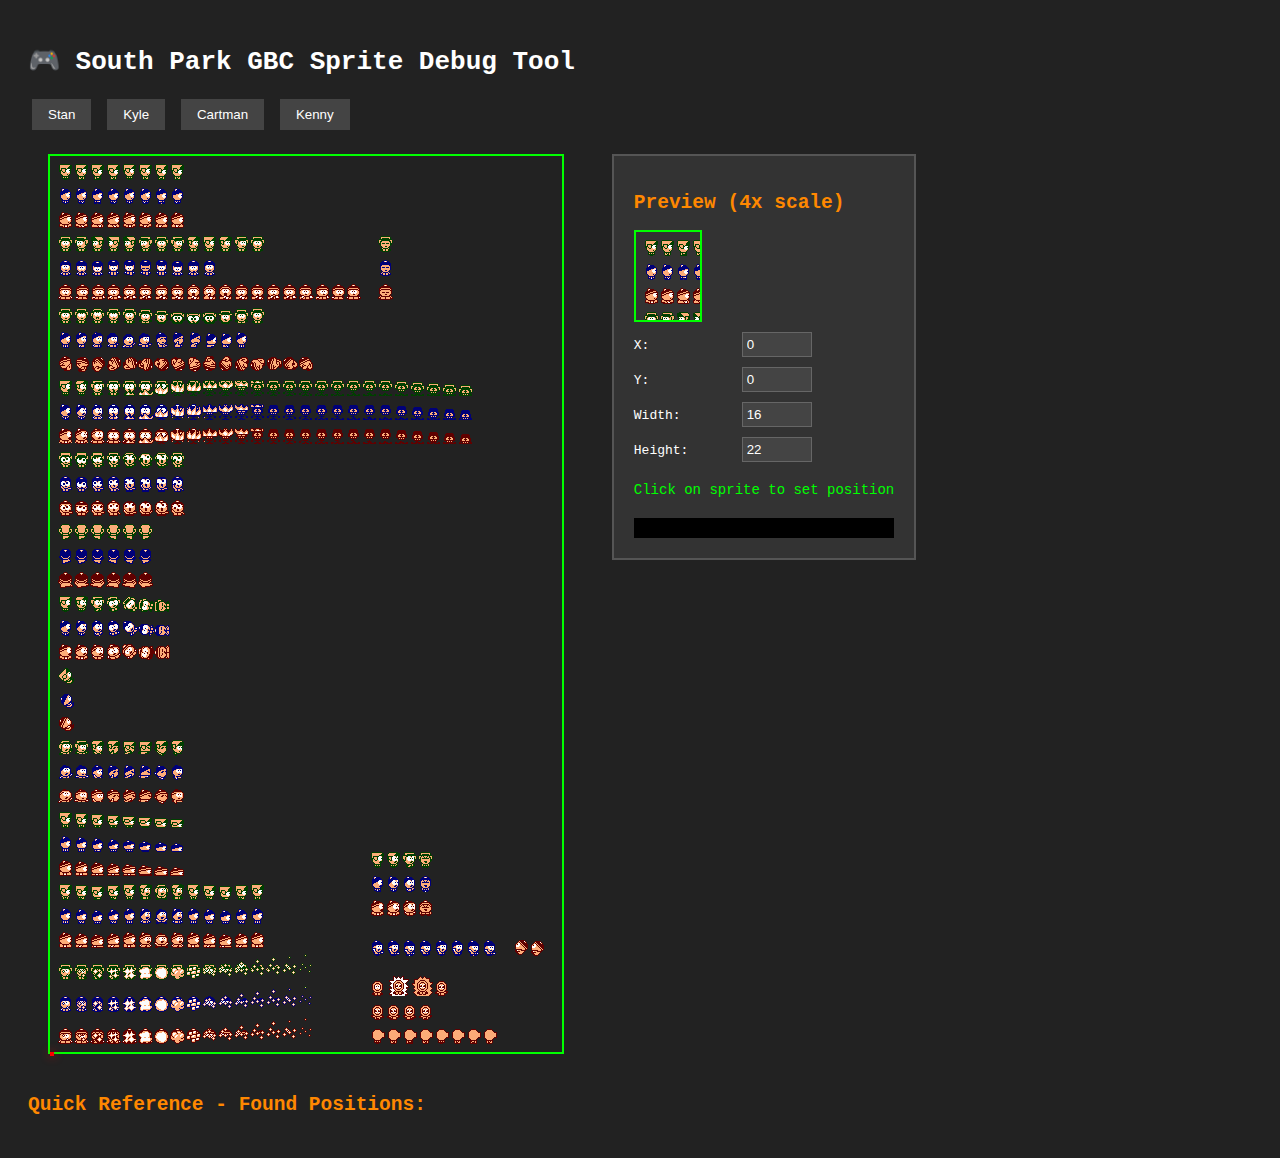
<file: sprite-debug.html>
<!DOCTYPE html>
<html>
<head>
    <meta charset="UTF-8">
    <title>Sprite Debug Tool</title>
    <style>
        body {
            background: #222;
            color: white;
            font-family: monospace;
            padding: 20px;
        }
        #sprite-container {
            display: inline-block;
            border: 2px solid #0f0;
            position: relative;
            margin: 20px;
        }
        #sprite-img {
            display: block;
            image-rendering: pixelated;
        }
        #selection {
            position: absolute;
            border: 2px solid red;
            pointer-events: none;
            box-shadow: 0 0 10px red;
        }
        #preview {
            display: inline-block;
            vertical-align: top;
            margin: 20px;
            padding: 20px;
            background: #333;
            border: 2px solid #555;
        }
        #preview-sprite {
            width: 64px;
            height: 88px;
            background-image: url('sprites/Kyle, Stan, Cartman & Kenny.png');
            background-repeat: no-repeat;
            image-rendering: pixelated;
            border: 2px solid #0f0;
            margin-bottom: 10px;
        }
        .control {
            margin: 10px 0;
        }
        input[type="number"] {
            width: 60px;
            background: #444;
            color: white;
            border: 1px solid #666;
            padding: 4px;
        }
        label {
            display: inline-block;
            width: 100px;
        }
        #coords {
            font-size: 14px;
            color: #0f0;
            margin-top: 20px;
        }
        #css-output {
            background: #000;
            padding: 10px;
            margin-top: 20px;
            white-space: pre;
            font-size: 12px;
            color: #0f0;
        }
        h2 { color: #f80; }
        .character-btn {
            padding: 8px 16px;
            margin: 4px;
            background: #444;
            color: white;
            border: none;
            cursor: pointer;
        }
        .character-btn:hover { background: #666; }
        .character-btn.active { background: #080; }
    </style>
</head>
<body>
    <h1>🎮 South Park GBC Sprite Debug Tool</h1>
    
    <div>
        <button class="character-btn" onclick="selectChar('stan')">Stan</button>
        <button class="character-btn" onclick="selectChar('kyle')">Kyle</button>
        <button class="character-btn" onclick="selectChar('cartman')">Cartman</button>
        <button class="character-btn" onclick="selectChar('kenny')">Kenny</button>
    </div>

    <div id="sprite-container">
        <img id="sprite-img" src="sprites/Kyle, Stan, Cartman & Kenny.png">
        <div id="selection"></div>
    </div>

    <div id="preview">
        <h2>Preview (4x scale)</h2>
        <div id="preview-sprite"></div>
        
        <div class="control">
            <label>X:</label>
            <input type="number" id="x" value="0" onchange="updatePreview()">
        </div>
        <div class="control">
            <label>Y:</label>
            <input type="number" id="y" value="0" onchange="updatePreview()">
        </div>
        <div class="control">
            <label>Width:</label>
            <input type="number" id="w" value="16" onchange="updatePreview()">
        </div>
        <div class="control">
            <label>Height:</label>
            <input type="number" id="h" value="22" onchange="updatePreview()">
        </div>

        <div id="coords">Click on sprite to set position</div>
        
        <div id="css-output"></div>
    </div>

    <h2>Quick Reference - Found Positions:</h2>
    <div id="found-positions"></div>

    <script>
        let currentChar = 'stan';
        const positions = {
            stan: { x: 0, y: 0 },
            kyle: { x: 0, y: 0 },
            cartman: { x: 0, y: 0 },
            kenny: { x: 0, y: 0 }
        };

        const img = document.getElementById('sprite-img');
        const selection = document.getElementById('selection');
        const preview = document.getElementById('preview-sprite');

        function selectChar(name) {
            currentChar = name;
            document.querySelectorAll('.character-btn').forEach(b => b.classList.remove('active'));
            event.target.classList.add('active');
            
            document.getElementById('x').value = positions[name].x;
            document.getElementById('y').value = positions[name].y;
            updatePreview();
        }

        img.addEventListener('click', (e) => {
            const rect = img.getBoundingClientRect();
            const x = Math.floor(e.clientX - rect.left);
            const y = Math.floor(e.clientY - rect.top);
            
            document.getElementById('x').value = x;
            document.getElementById('y').value = y;
            positions[currentChar] = { x, y };
            
            updatePreview();
        });

        function updatePreview() {
            const x = parseInt(document.getElementById('x').value) || 0;
            const y = parseInt(document.getElementById('y').value) || 0;
            const w = parseInt(document.getElementById('w').value) || 16;
            const h = parseInt(document.getElementById('h').value) || 22;

            // Update selection box
            selection.style.left = x + 'px';
            selection.style.top = y + 'px';
            selection.style.width = w + 'px';
            selection.style.height = h + 'px';

            // Update preview
            preview.style.width = (w * 4) + 'px';
            preview.style.height = (h * 4) + 'px';
            preview.style.backgroundPosition = `-${x * 4}px -${y * 4}px`;
            preview.style.backgroundSize = `${img.naturalWidth * 4}px ${img.naturalHeight * 4}px`;

            // Update coords display
            document.getElementById('coords').innerHTML = `
                Position: X=${x}, Y=${y}<br>
                Size: ${w}x${h}<br>
                CSS: background-position: -${x}px -${y}px;
            `;

            // Generate CSS
            positions[currentChar] = { x, y };
            generateCSS();
        }

        function generateCSS() {
            const w = parseInt(document.getElementById('w').value) || 16;
            const h = parseInt(document.getElementById('h').value) || 22;
            
            let css = `/* Sprite size: ${w}x${h} */\n\n`;
            
            for (const [name, pos] of Object.entries(positions)) {
                if (pos.x || pos.y) {
                    css += `.char-${name} { background-position: -${pos.x}px -${pos.y}px; }\n`;
                }
            }
            
            document.getElementById('css-output').textContent = css;
            
            // Update found positions
            let found = '';
            for (const [name, pos] of Object.entries(positions)) {
                if (pos.x || pos.y) {
                    found += `<b>${name}:</b> X=${pos.x}, Y=${pos.y}<br>`;
                }
            }
            document.getElementById('found-positions').innerHTML = found || 'Click on sprite for each character';
        }

        // Init
        selectChar('stan');
    </script>
</body>
</html>
</file>
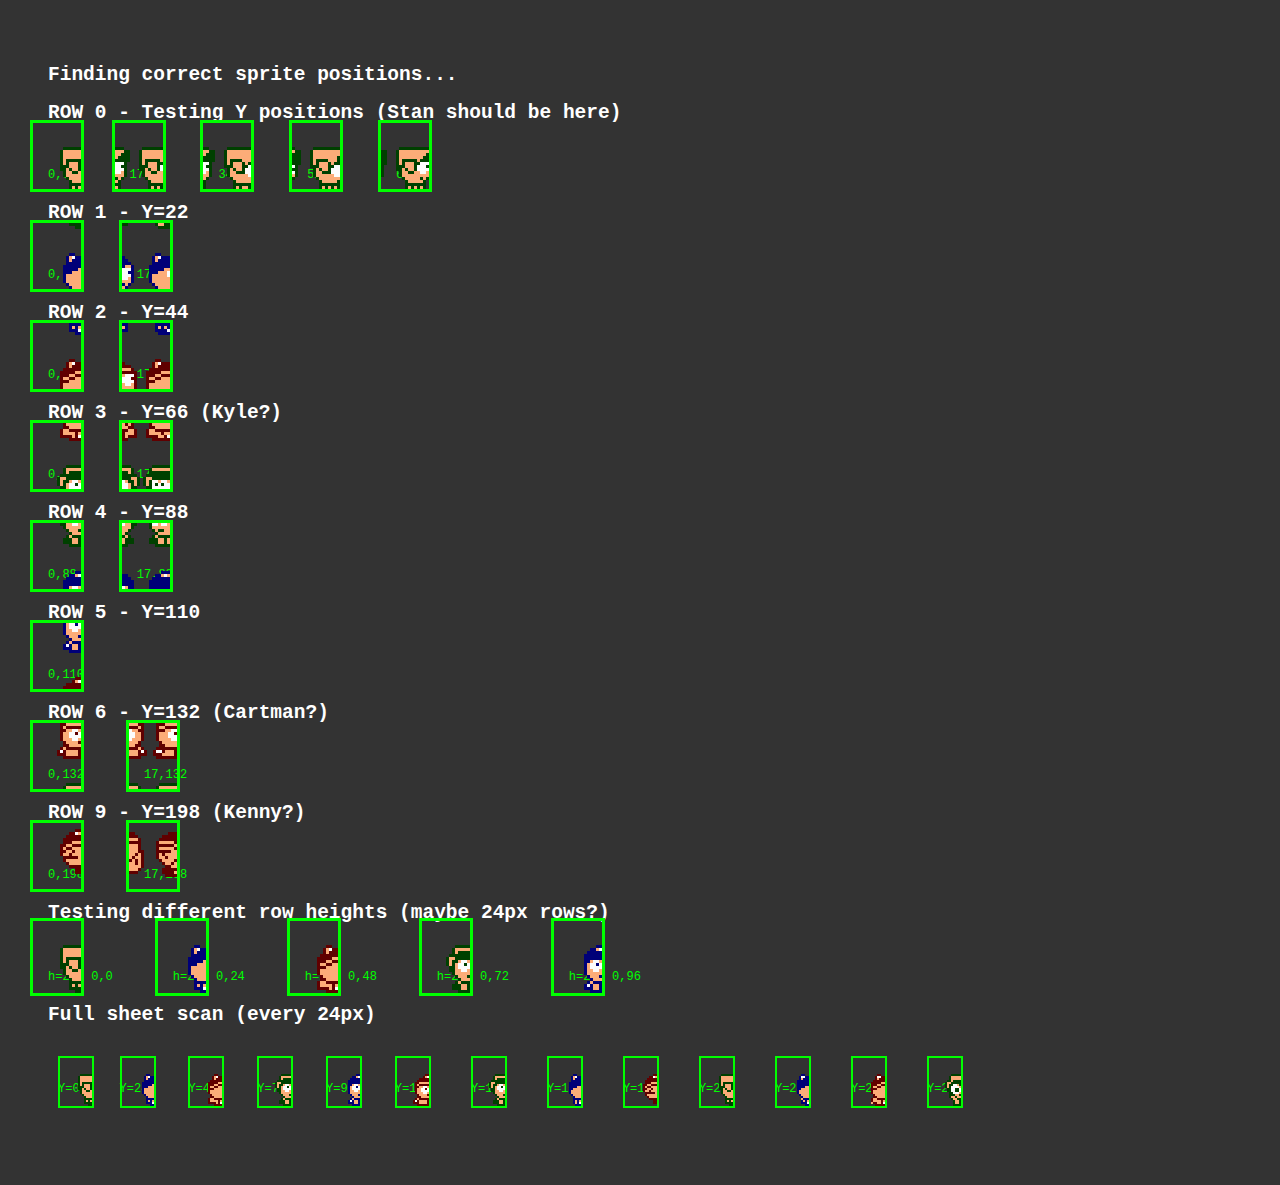
<file: sprite-test.html>
<!DOCTYPE html>
<html>
<head>
    <meta charset="UTF-8">
    <title>Sprite Test</title>
    <style>
        body { background: #333; padding: 40px; }
        .test-row {
            display: flex;
            gap: 20px;
            margin: 20px 0;
            align-items: flex-end;
        }
        .sprite-test {
            background-image: url('sprites/Kyle, Stan, Cartman & Kenny.png');
            background-repeat: no-repeat;
            image-rendering: pixelated;
            border: 1px solid lime;
        }
        h2 { color: white; font-family: monospace; }
        .label { color: #0f0; font-family: monospace; font-size: 12px; text-align: center; }
    </style>
</head>
<body>
    <h2>Finding correct sprite positions...</h2>
    
    <!-- Test different Y positions for Stan (row 0) -->
    <h2>ROW 0 - Testing Y positions (Stan should be here)</h2>
    <div class="test-row">
        <div>
            <div class="sprite-test" style="width:16px; height:22px; transform:scale(3); background-position: 0 0;"></div>
            <div class="label">0,0</div>
        </div>
        <div style="margin-left:40px">
            <div class="sprite-test" style="width:16px; height:22px; transform:scale(3); background-position: -17px 0;"></div>
            <div class="label">17,0</div>
        </div>
        <div style="margin-left:40px">
            <div class="sprite-test" style="width:16px; height:22px; transform:scale(3); background-position: -34px 0;"></div>
            <div class="label">34,0</div>
        </div>
        <div style="margin-left:40px">
            <div class="sprite-test" style="width:16px; height:22px; transform:scale(3); background-position: -51px 0;"></div>
            <div class="label">51,0</div>
        </div>
        <div style="margin-left:40px">
            <div class="sprite-test" style="width:16px; height:22px; transform:scale(3); background-position: -68px 0;"></div>
            <div class="label">68,0</div>
        </div>
    </div>

    <h2>ROW 1 - Y=22</h2>
    <div class="test-row">
        <div>
            <div class="sprite-test" style="width:16px; height:22px; transform:scale(3); background-position: 0 -22px;"></div>
            <div class="label">0,22</div>
        </div>
        <div style="margin-left:40px">
            <div class="sprite-test" style="width:16px; height:22px; transform:scale(3); background-position: -17px -22px;"></div>
            <div class="label">17,22</div>
        </div>
    </div>

    <h2>ROW 2 - Y=44</h2>
    <div class="test-row">
        <div>
            <div class="sprite-test" style="width:16px; height:22px; transform:scale(3); background-position: 0 -44px;"></div>
            <div class="label">0,44</div>
        </div>
        <div style="margin-left:40px">
            <div class="sprite-test" style="width:16px; height:22px; transform:scale(3); background-position: -17px -44px;"></div>
            <div class="label">17,44</div>
        </div>
    </div>

    <h2>ROW 3 - Y=66 (Kyle?)</h2>
    <div class="test-row">
        <div>
            <div class="sprite-test" style="width:16px; height:22px; transform:scale(3); background-position: 0 -66px;"></div>
            <div class="label">0,66</div>
        </div>
        <div style="margin-left:40px">
            <div class="sprite-test" style="width:16px; height:22px; transform:scale(3); background-position: -17px -66px;"></div>
            <div class="label">17,66</div>
        </div>
    </div>

    <h2>ROW 4 - Y=88</h2>
    <div class="test-row">
        <div>
            <div class="sprite-test" style="width:16px; height:22px; transform:scale(3); background-position: 0 -88px;"></div>
            <div class="label">0,88</div>
        </div>
        <div style="margin-left:40px">
            <div class="sprite-test" style="width:16px; height:22px; transform:scale(3); background-position: -17px -88px;"></div>
            <div class="label">17,88</div>
        </div>
    </div>

    <h2>ROW 5 - Y=110</h2>
    <div class="test-row">
        <div>
            <div class="sprite-test" style="width:16px; height:22px; transform:scale(3); background-position: 0 -110px;"></div>
            <div class="label">0,110</div>
        </div>
    </div>

    <h2>ROW 6 - Y=132 (Cartman?)</h2>
    <div class="test-row">
        <div>
            <div class="sprite-test" style="width:16px; height:22px; transform:scale(3); background-position: 0 -132px;"></div>
            <div class="label">0,132</div>
        </div>
        <div style="margin-left:40px">
            <div class="sprite-test" style="width:16px; height:22px; transform:scale(3); background-position: -17px -132px;"></div>
            <div class="label">17,132</div>
        </div>
    </div>

    <h2>ROW 9 - Y=198 (Kenny?)</h2>
    <div class="test-row">
        <div>
            <div class="sprite-test" style="width:16px; height:22px; transform:scale(3); background-position: 0 -198px;"></div>
            <div class="label">0,198</div>
        </div>
        <div style="margin-left:40px">
            <div class="sprite-test" style="width:16px; height:22px; transform:scale(3); background-position: -17px -198px;"></div>
            <div class="label">17,198</div>
        </div>
    </div>

    <h2>Testing different row heights (maybe 24px rows?)</h2>
    <div class="test-row">
        <div>
            <div class="sprite-test" style="width:16px; height:24px; transform:scale(3); background-position: 0 0;"></div>
            <div class="label">h=24, 0,0</div>
        </div>
        <div style="margin-left:40px">
            <div class="sprite-test" style="width:16px; height:24px; transform:scale(3); background-position: 0 -24px;"></div>
            <div class="label">h=24, 0,24</div>
        </div>
        <div style="margin-left:40px">
            <div class="sprite-test" style="width:16px; height:24px; transform:scale(3); background-position: 0 -48px;"></div>
            <div class="label">h=24, 0,48</div>
        </div>
        <div style="margin-left:40px">
            <div class="sprite-test" style="width:16px; height:24px; transform:scale(3); background-position: 0 -72px;"></div>
            <div class="label">h=24, 0,72</div>
        </div>
        <div style="margin-left:40px">
            <div class="sprite-test" style="width:16px; height:24px; transform:scale(3); background-position: 0 -96px;"></div>
            <div class="label">h=24, 0,96</div>
        </div>
    </div>

    <h2>Full sheet scan (every 24px)</h2>
    <div id="scan"></div>
    
    <script>
        // Scan the spritesheet
        const scan = document.getElementById('scan');
        let html = '<div class="test-row" style="flex-wrap:wrap;">';
        for (let y = 0; y < 300; y += 24) {
            html += `
                <div style="margin:10px">
                    <div class="sprite-test" style="width:16px; height:24px; transform:scale(2); transform-origin:top left; background-position: 0 -${y}px;"></div>
                    <div class="label">Y=${y}</div>
                </div>
            `;
        }
        html += '</div>';
        scan.innerHTML = html;
    </script>
</body>
</html>
</file>
<file: docs/css/main.css>
/**
 * ==========================================================================
 * MUTENROS Portfolio - Main Stylesheet
 * ==========================================================================
 * 
 * This is the main entry point for all CSS styles.
 * It imports all modular stylesheets in the correct order.
 * 
 * Author: Dario (MutenRos)
 * Version: 2.0.0
 * Last Updated: 2026-02-05
 * 
 * Import Order:
 * 1. Variables (CSS Custom Properties)
 * 2. Base (Reset, typography, utilities)
 * 3. Layout (Header, footer, structure)
 * 4. Components (Buttons, cards, etc.)
 * 5. Sections (Page-specific styles)
 * 6. Background (Synthwave animated background)
 * 
 * ==========================================================================
 */

/* ==========================================================================
 * 1. CSS VARIABLES
 * ========================================================================== */
@import url('variables.css');

/* ==========================================================================
 * 2. BASE STYLES
 * ========================================================================== */
@import url('base.css');

/* ==========================================================================
 * 3. LAYOUT
 * ========================================================================== */
@import url('layout.css');

/* ==========================================================================
 * 4. COMPONENTS
 * ========================================================================== */
@import url('components.css');

/* ==========================================================================
 * 5. SECTIONS
 * ========================================================================== */
@import url('sections.css');

/* ==========================================================================
 * 6. BACKGROUND
 * ========================================================================== */
@import url('background.css');
</file>
